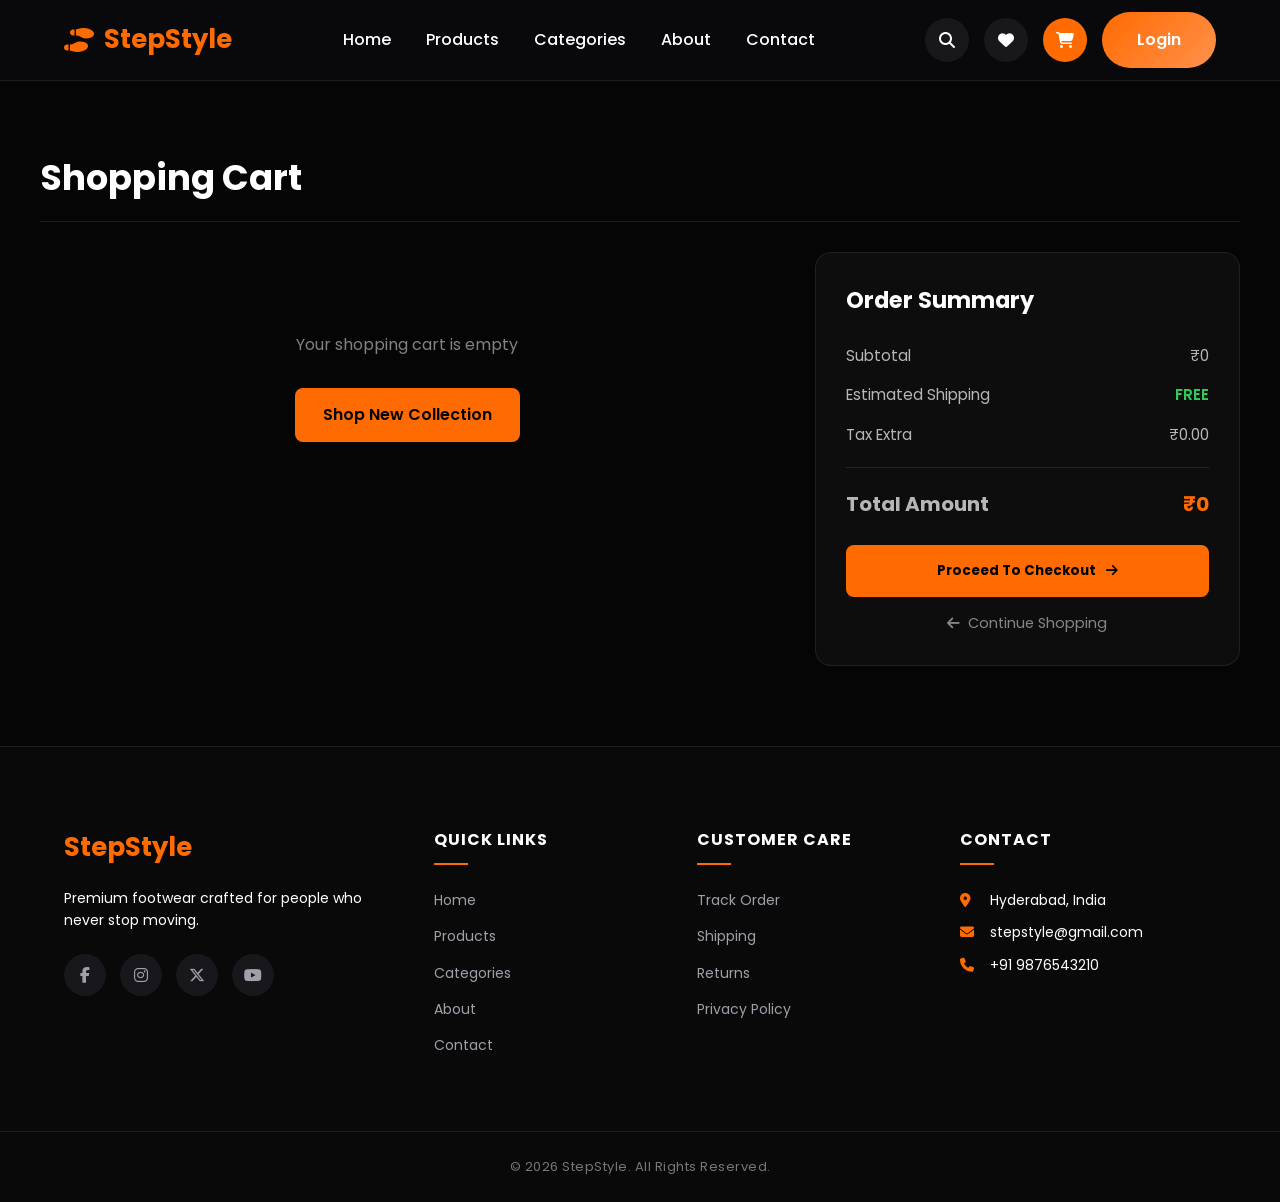
<file: cart.html>
<!DOCTYPE html>
<html lang="en">
<head>
    <meta charset="UTF-8">
    <meta name="viewport" content="width=device-width, initial-scale=1.0">
    <title>Cart | StepStyle</title>
    <!-- Stylesheets -->
    <link rel="stylesheet" href="style.css">
    <!-- Fonts & Icons -->
    <link rel="preconnect" href="https://fonts.googleapis.com">
    <link rel="preconnect" href="https://fonts.gstatic.com" crossorigin>
    <link href="https://fonts.googleapis.com/css2?family=Poppins:wght@300;400;500;600;700&display=swap" rel="stylesheet">
    <!-- FIXED FONT AWESOME CDN LINK -->
    <link rel="stylesheet" href="https://cdnjs.cloudflare.com/ajax/libs/font-awesome/6.6.0/css/all.min.css">
</head>
<body>

    <!-- ================= NAVBAR ================= -->
    <header class="main-header">
        <nav class="navbar" aria-label="Main Navigation">

            <!-- Logo -->
            <div class="logo">
                <i class="fa-solid fa-shoe-prints"></i>
                <span>StepStyle</span>
            </div>

            <!-- Navigation Links -->
            <ul class="nav-links" id="navLinks">
                <li><a href="index.html">Home</a></li>
                <li><a href="products.html">Products</a></li>
                <li><a href="categories.html">Categories</a></li>
                <li><a href="about.html">About</a></li>
                <li><a href="contact.html">Contact</a></li>
            </ul>

            <!-- Right Side Icons -->
            <div class="nav-actions">
                <!-- Search -->
                <button class="icon-btn" aria-label="Search">
                    <i class="fa-solid fa-magnifying-glass"></i>
                </button>
                <!-- Wishlist -->
                <a href="wishlist.html" class="icon-btn" aria-label="Wishlist">
                    <i class="fa-solid fa-heart"></i>
                </a>
                <!-- Cart -->
                <a href="cart.html" class="icon-btn active" aria-label="Shopping Cart">
                    <i class="fa-solid fa-cart-shopping"></i>
                </a>
                <!-- Login -->
                <a href="login.html" class="btn login-btn">Login</a>
                <!-- Mobile Menu -->
                <button class="menu-btn" id="menuBtn" aria-label="Toggle Menu">
                    <i class="fa-solid fa-bars"></i>
                </button>
            </div>

        </nav>
    </header>

    <!-- ================= PREMIUM CART SECTION ================= -->
    <section class="premium-cart-section">
        <div class="cart-layout-wrapper">
            <h1 class="cart-main-title">Shopping Cart</h1>

            <div class="cart-split-grid">
                <!-- Left Side: List of items added to cart -->
                <div class="cart-items-panel">
                    <!-- JavaScript hooks into this container -->
                    <div id="cartItems"></div>
                </div>

                <!-- Right Side: Order Summary Invoice Card -->
                <div class="cart-summary-panel">
                    <div class="sticky-summary-invoice">
                        <h2>Order Summary</h2>
                        
                        <div class="invoice-breakdown">
                            <div class="invoice-row">
                                <span>Subtotal</span>
                                <span id="subtotalPrice">₹0.00</span>
                            </div>
                            <div class="invoice-row">
                                <span>Estimated Shipping</span>
                                <span class="free-shipping-text">FREE</span>
                            </div>
                            <div class="invoice-row">
                                <span>Tax Extra</span>
                                <span>₹0.00</span>
                            </div>
                            <hr class="invoice-divider">
                            <div class="invoice-row total-highlight-row">
                                <span>Total Amount</span>
                                <span id="totalPrice">₹0.00</span>
                            </div>
                        </div>

                        <div class="cart-actions-stack">
                            <button type="button" class="checkout-grand-btn" id="checkoutBtn">
                                <span>Proceed To Checkout</span>
                                <i class="fa-solid fa-arrow-right"></i>
                            </button>
                            <a href="products.html" class="continue-shopping-link">
                                <i class="fa-solid fa-arrow-left"></i>
                                <span>Continue Shopping</span>
                            </a>
                        </div>
                    </div>
                </div>
            </div>
        </div>
    </section>

    <!-- ================= FOOTER ================= -->
    <footer class="main-footer">
        <div class="footer-container">

            <div class="footer-box">
                <h2>StepStyle</h2>
                <p>Premium footwear crafted for people who never stop moving.</p>
                <div class="social-icons">
                    <a href="#" aria-label="Facebook"><i class="fab fa-facebook-f"></i></a>
                    <a href="#" aria-label="Instagram"><i class="fab fa-instagram"></i></a>
                    <a href="#" aria-label="Twitter"><i class="fab fa-x-twitter"></i></a>
                    <a href="#" aria-label="YouTube"><i class="fab fa-youtube"></i></a>
                </div>
            </div>

            <div class="footer-box">
                <h3>Quick Links</h3>
                <a href="index.html">Home</a>
                <a href="products.html">Products</a>
                <a href="categories.html">Categories</a>
                <a href="about.html">About</a>
                <a href="contact.html">Contact</a>
            </div>

            <div class="footer-box">
                <h3>Customer Care</h3>
                <a href="#">Track Order</a>
                <a href="#">Shipping</a>
                <a href="#">Returns</a>
                <a href="#">Privacy Policy</a>
            </div>

            <div class="footer-box">
                <h3>Contact</h3>
                <p><i class="fa-solid fa-location-dot"></i> Hyderabad, India</p>
                <p><i class="fa-solid fa-envelope"></i> stepstyle@gmail.com</p>
                <p><i class="fa-solid fa-phone"></i> +91 9876543210</p>
            </div>

        </div>
        <hr>
        <p class="copyright">© 2026 StepStyle. All Rights Reserved.</p>
    </footer>
    
    <script src="script.js"></script>


</body>
</html>
</file>
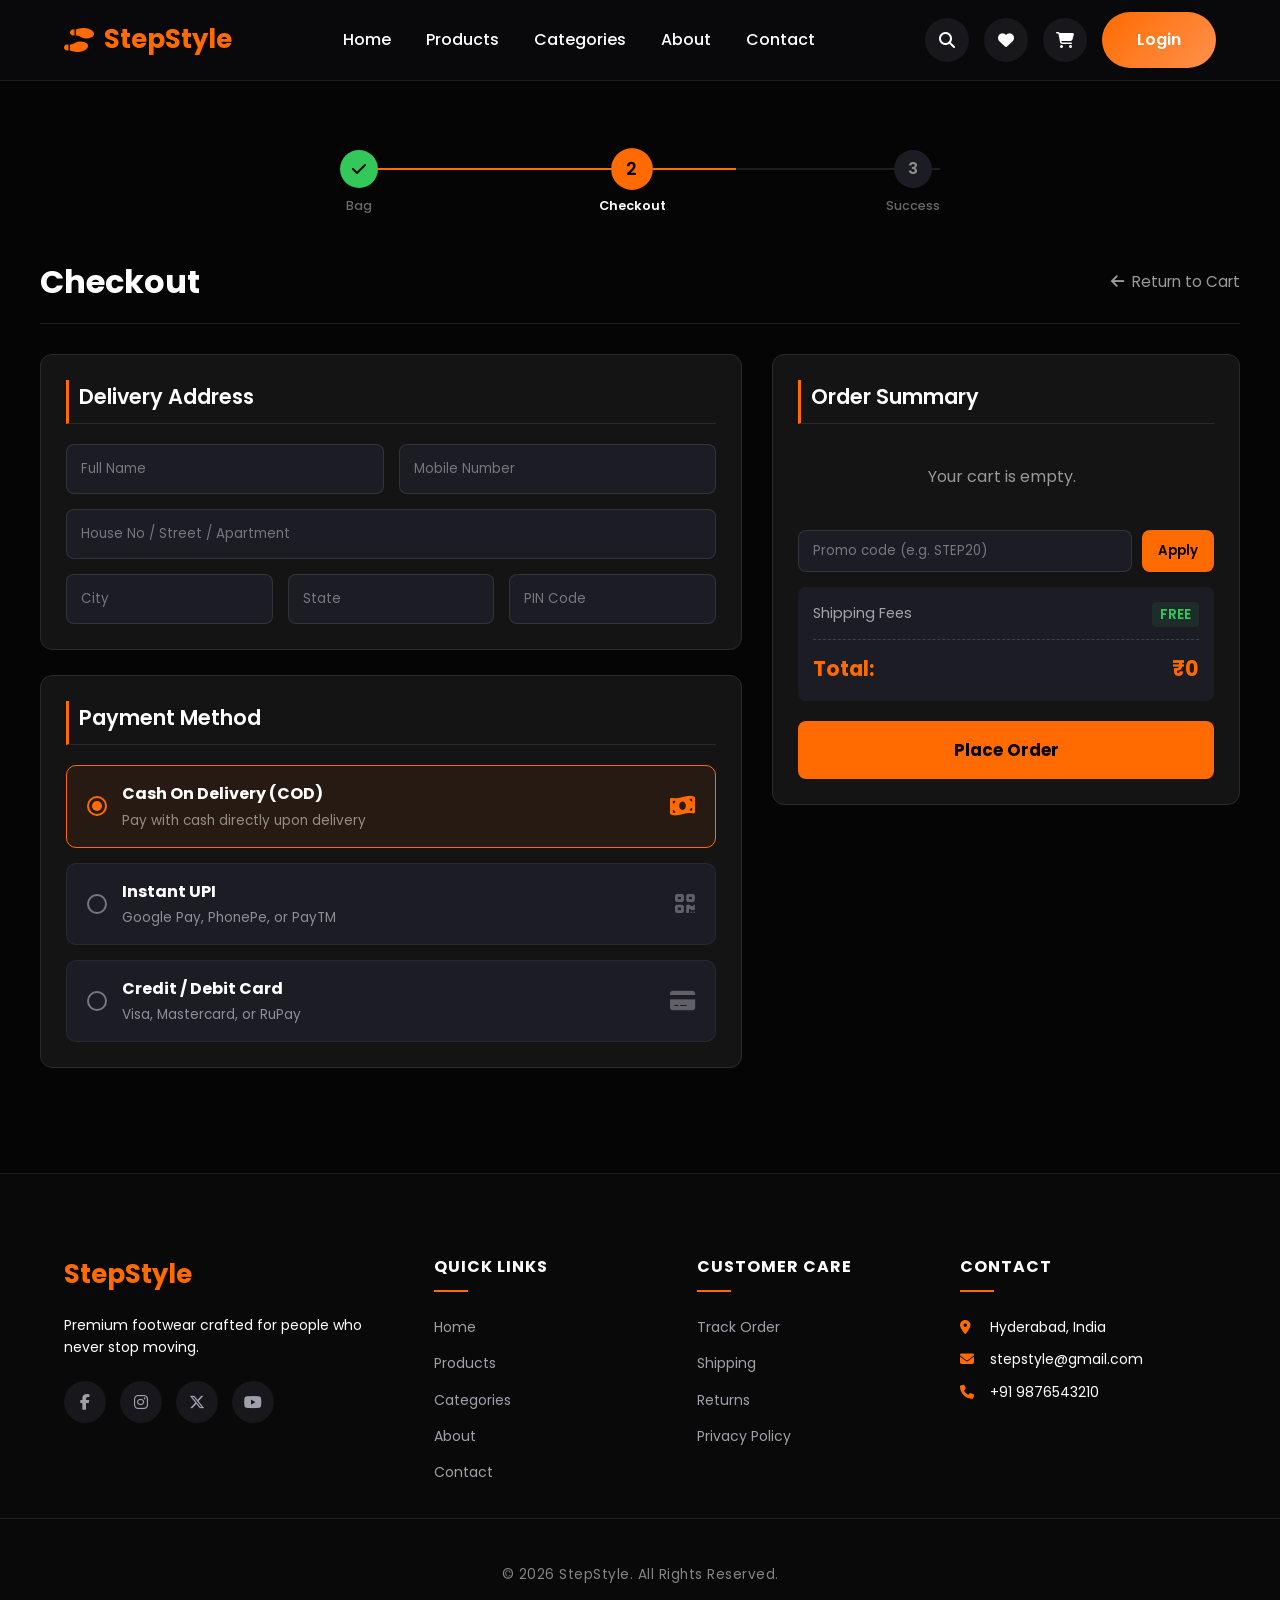
<file: checkout.html>
<!DOCTYPE html>
<html lang="en">
<head>
    <meta charset="UTF-8">
    <meta name="viewport" content="width=device-width, initial-scale=1.0">
    <title>Checkout | StepStyle</title>
    <!-- Stylesheets -->
    <link rel="stylesheet" href="style.css">
    <!-- Fonts & Icons -->
    <link rel="preconnect" href="https://fonts.googleapis.com">
    <link rel="preconnect" href="https://fonts.gstatic.com" crossorigin>
    <link href="https://fonts.googleapis.com/css2?family=Poppins:wght@300;400;500;600;700&display=swap" rel="stylesheet">
    <link rel="stylesheet" href="https://cdnjs.cloudflare.com/ajax/libs/font-awesome/6.6.0/css/all.min.css">
</head>
<body>

    <!-- ================= NAVBAR ================= -->
    <header class="main-header">
        <nav class="navbar" aria-label="Main Navigation">
            <div class="logo">
                <i class="fa-solid fa-shoe-prints"></i>
                <span>StepStyle</span>
            </div>
            <ul class="nav-links" id="navLinks">
                <li><a href="index.html">Home</a></li>
                <li><a href="products.html">Products</a></li>
                <li><a href="categories.html">Categories</a></li>
                <li><a href="about.html">About</a></li>
                <li><a href="contact.html">Contact</a></li>
            </ul>
            <div class="nav-actions">
                <button class="icon-btn" aria-label="Search"><i class="fa-solid fa-magnifying-glass"></i></button>
                <a href="wishlist.html" class="icon-btn" aria-label="Wishlist"><i class="fa-solid fa-heart"></i></a>
                <a href="cart.html" class="icon-btn" aria-label="Shopping Cart"><i class="fa-solid fa-cart-shopping"></i></a>
                <a href="login.html" class="btn login-btn">Login</a>
                <button class="menu-btn" id="menuBtn" aria-label="Toggle Menu"><i class="fa-solid fa-bars"></i></button>
            </div>
        </nav>
    </header>

    <!-- ================= CHECKOUT SECTION ================= -->
    <section class="checkout-section">
        <div class="checkout-layout-container">
            
            <!-- Modern Visual Steps Bar Tracker -->
            <div class="checkout-progress-bar">
                <div class="progress-line-fill"></div>
                <div class="step completed">
                    <div class="step-icon"><i class="fa-solid fa-check"></i></div>
                    <div class="step-label">Bag</div>
                </div>
                <div class="step active">
                    <div class="step-icon">2</div>
                    <div class="step-label">Checkout</div>
                </div>
                <div class="step">
                    <div class="step-icon">3</div>
                    <div class="step-label">Success</div>
                </div>
            </div>

            <div class="checkout-header-block">
                <h1>Checkout</h1>
                <a href="cart.html" class="back-link"><i class="fa-solid fa-arrow-left"></i> Return to Cart</a>
            </div>

            <form id="checkoutForm" class="checkout-two-column-grid">
                
                <!-- Left Column: Input Forms -->
                <div class="checkout-forms-column">
                    
                    <!-- Delivery Panel -->
                    <div class="checkout-box-card">
                        <h2>Delivery Address</h2>
                        <div class="form-input-stack">
                            <div class="form-row">
                                <input type="text" placeholder="Full Name" required>
                                <input type="tel" placeholder="Mobile Number" required>
                            </div>
                            <input type="text" placeholder="House No / Street / Apartment" required>
                            <div class="form-row triple-split">
                                <input type="text" placeholder="City" required>
                                <input type="text" placeholder="State" required>
                                <input type="text" placeholder="PIN Code" required>
                            </div>
                        </div>
                    </div>

                    <!-- Payment Panel -->
                    <div class="checkout-box-card">
                        <h2>Payment Method</h2>
                        <div class="payment-options-list">
                            
                            <label class="premium-payment-label">
                                <input type="radio" name="payment" value="cod" checked>
                                <span class="custom-radio-circle"></span>
                                <div class="payment-meta">
                                    <strong>Cash On Delivery (COD)</strong>
                                    <p>Pay with cash directly upon delivery</p>
                                </div>
                                <i class="fa-solid fa-money-bill-wave"></i>
                            </label>

                            <label class="premium-payment-label">
                                <input type="radio" name="payment" value="upi">
                                <span class="custom-radio-circle"></span>
                                <div class="payment-meta">
                                    <strong>Instant UPI</strong>
                                    <p>Google Pay, PhonePe, or PayTM</p>
                                </div>
                                <i class="fa-solid fa-qrcode"></i>
                            </label>

                            <label class="premium-payment-label">
                                <input type="radio" name="payment" value="card">
                                <span class="custom-radio-circle"></span>
                                <div class="payment-meta">
                                    <strong>Credit / Debit Card</strong>
                                    <p>Visa, Mastercard, or RuPay</p>
                                </div>
                                <i class="fa-solid fa-credit-card"></i>
                            </label>

                        </div>
                    </div>

                </div>

                <!-- Right Column: Summary Card with Promo System Integration -->
                <div class="checkout-sidebar-column">
                    <div class="sticky-summary-card">
                        <h2>Order Summary</h2>
                        
                        <div id="orderItems" class="summary-items-scrollbox"></div>
                        
                        <!-- Interactive Voucher/Promo Fields -->
                        <div class="promo-code-container">
                            <input type="text" id="promoInput" placeholder="Promo code (e.g. STEP20)">
                            <button type="button" id="applyPromoBtn">Apply</button>
                        </div>
                        <div id="promoFeedback" class="promo-msg-feedback"></div>

                        <div class="receipt-pricing-footer">
                            <div class="receipt-row">
                                <span>Shipping Fees</span>
                                <span class="free-shipping-tag">FREE</span>
                            </div>
                            <div class="receipt-row" id="discountContainer" style="display: none; color: #34c759; font-weight: 500;">
                                <span>Discount Extra</span>
                                <span id="discountValue">-₹0</span>
                            </div>
                            <hr class="receipt-divider">
                            <div class="checkout-grand-total">
                                <span>Total:</span>
                                <span id="totalPrice">₹0</span>
                            </div>
                        </div>

                        <button type="submit" class="place-order" id="placeOrder">Place Order</button>
                    </div>
                </div>

            </form>
        </div>
    </section>

    <!-- ================= FOOTER ================= -->
    <footer class="main-footer">
        <div class="footer-container">
            <div class="footer-box">
                <h2>StepStyle</h2>
                <p>Premium footwear crafted for people who never stop moving.</p>
                <div class="social-icons">
                    <a href="#" aria-label="Facebook"><i class="fab fa-facebook-f"></i></a>
                    <a href="#" aria-label="Instagram"><i class="fab fa-instagram"></i></a>
                    <a href="#" aria-label="Twitter"><i class="fab fa-x-twitter"></i></a>
                    <a href="#" aria-label="YouTube"><i class="fab fa-youtube"></i></a>
                </div>
            </div>
            <div class="footer-box">
                <h3>Quick Links</h3>
                <a href="index.html">Home</a>
                <a href="products.html">Products</a>
                <a href="categories.html">Categories</a>
                <a href="about.html">About</a>
                <a href="contact.html">Contact</a>
            </div>
            <div class="footer-box">
                <h3>Customer Care</h3>
                <a href="#">Track Order</a>
                <a href="#">Shipping</a>
                <a href="#">Returns</a>
                <a href="#">Privacy Policy</a>
            </div>
            <div class="footer-box">
                <h3>Contact</h3>
                <p><i class="fa-solid fa-location-dot"></i> Hyderabad, India</p>
                <p><i class="fa-solid fa-envelope"></i> stepstyle@gmail.com</p>
                <p><i class="fa-solid fa-phone"></i> +91 9876543210</p>
            </div>
        </div>
        <hr style="border:0; border-top:1px solid rgba(255,255,255,.1); margin:20px 0;">
        <p class="copyright" style="text-align:center; color:rgba(255,255,255,.5); font-size:0.85rem;">© 2026 StepStyle. All Rights Reserved.</p>
    </footer>

    <!-- JavaScript Files -->
    <script src="script.js"></script>
</body>
</html>
</file>
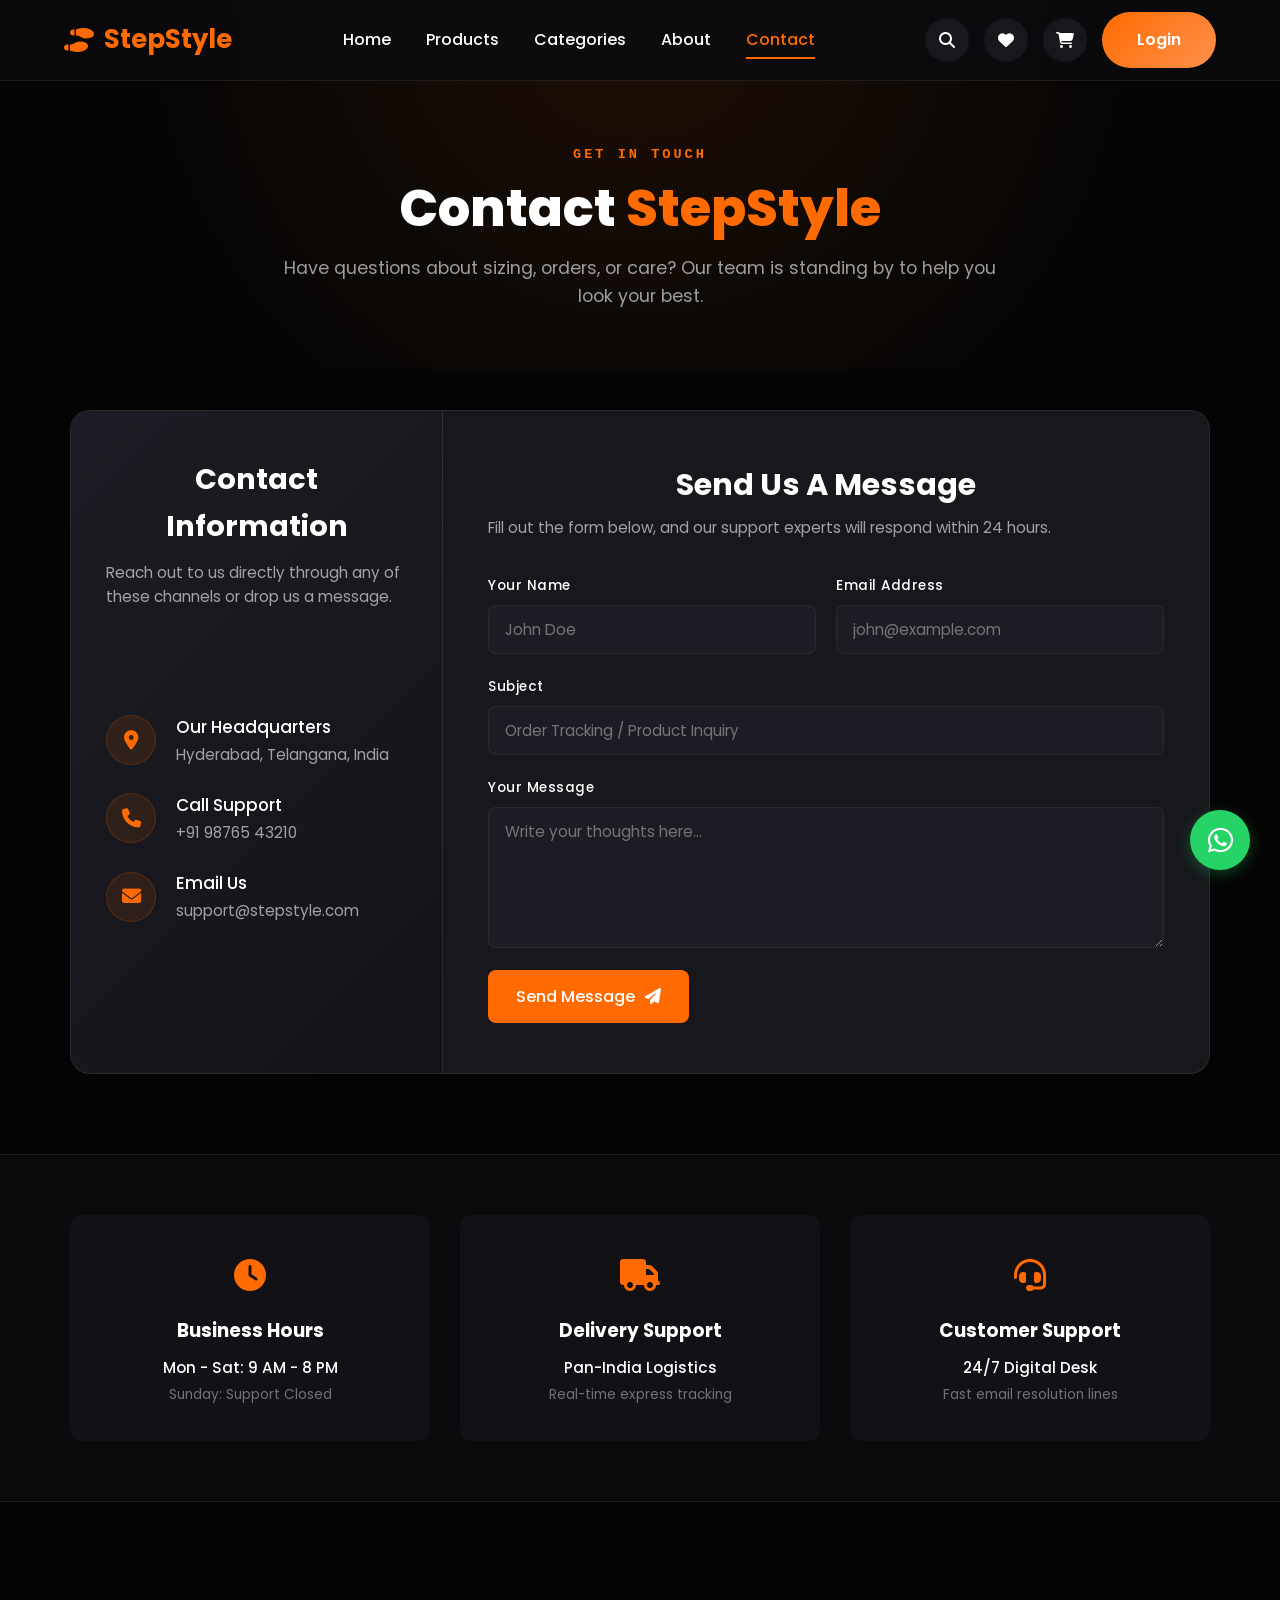
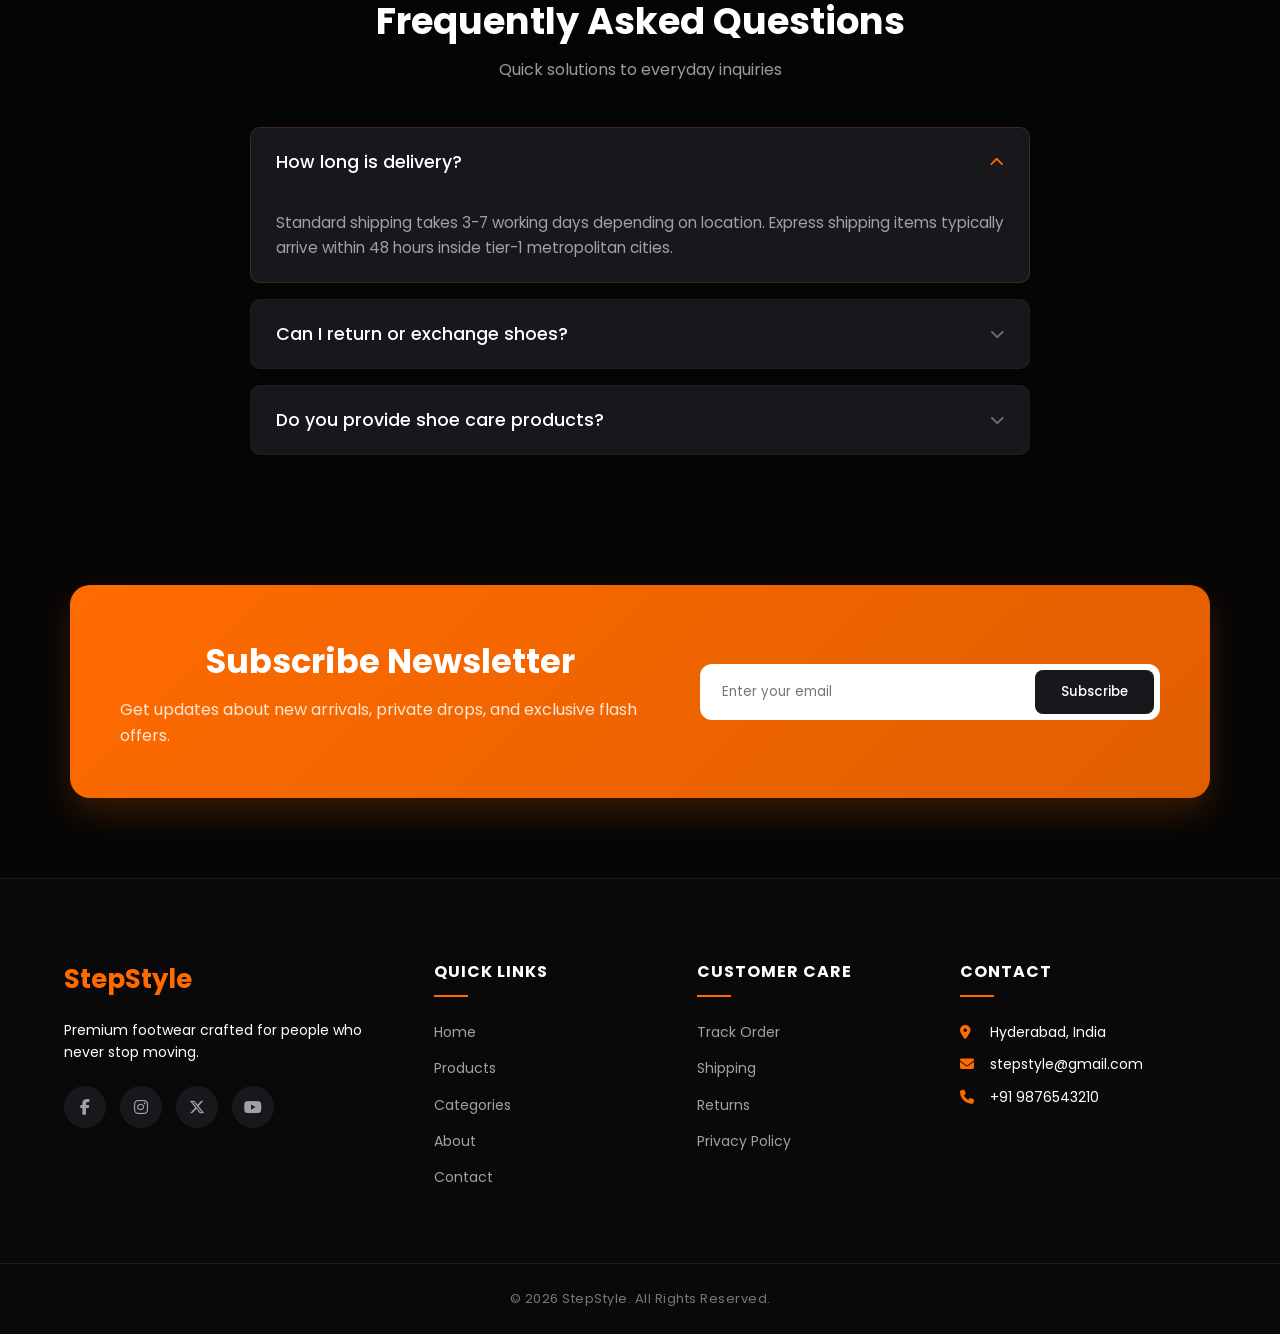
<file: contact.html>
<!DOCTYPE html>
<html lang="en">
<head>
    <meta charset="UTF-8">
    <meta name="viewport" content="width=device-width, initial-scale=1.0">
    <title>Contact | StepStyle</title>
    <link rel="stylesheet" href="style.css">
    <link rel="preconnect" href="https://fonts.googleapis.com">
    <link rel="preconnect" href="https://fonts.gstatic.com" crossorigin>
    <link href="https://fonts.googleapis.com/css2?family=Poppins:wght@300;400;500;600;700&display=swap" rel="stylesheet">
    <link rel="stylesheet" href="https://cdnjs.cloudflare.com/ajax/libs/font-awesome/6.6.0/css/all.min.css">
</head>
<body>

    <!-- ================= NAVBAR ================= -->
    <header class="main-header">
        <nav class="navbar" aria-label="Main Navigation">
            <div class="logo">
                <i class="fa-solid fa-shoe-prints"></i>
                <span>StepStyle</span>
            </div>
            <ul class="nav-links" id="navLinks">
                <li><a href="index.html">Home</a></li>
                <li><a href="products.html">Products</a></li>
                <li><a href="categories.html">Categories</a></li>
                <li><a href="about.html">About</a></li>
                <li><a href="contact.html" class="active">Contact</a></li>
            </ul>
            <div class="nav-actions">
                <button class="icon-btn" aria-label="Search">
                    <i class="fa-solid fa-magnifying-glass"></i>
                </button>
                <a href="wishlist.html" class="icon-btn" aria-label="Wishlist">
                    <i class="fa-solid fa-heart"></i>
                </a>
                <a href="cart.html" class="icon-btn" aria-label="Shopping Cart">
                    <i class="fa-solid fa-cart-shopping"></i>
                </a>
                <a href="login.html" class="btn login-btn">Login</a>
                <button class="menu-btn" id="menuBtn" aria-label="Toggle Menu">
                    <i class="fa-solid fa-bars"></i>
                </button>
            </div>
        </nav>
    </header>

    <!-- ================= HERO ================= -->
    <section class="contact-hero-banner">
        <div class="hero-gradient-overlay"></div>
        <div class="hero-text-box">
            <span class="hero-sub">GET IN TOUCH</span>
            <h1>Contact <span>StepStyle</span></h1>
            <p>Have questions about sizing, orders, or care? Our team is standing by to help you look your best.</p>
        </div>
    </section>

    <!-- ================= SPLIT CONTACT COMPONENT ================= -->
    <section class="split-contact-wrapper">
        <div class="contact-split-container">
            
            <!-- Information Panel -->
            <div class="info-sidebar-panel">
                <div class="panel-header">
                    <h2>Contact Information</h2>
                    <p>Reach out to us directly through any of these channels or drop us a message.</p>
                </div>
                
                <div class="sidebar-cards-list">
                    <div class="compact-info-card">
                        <div class="icon-sphere"><i class="fa-solid fa-location-dot"></i></div>
                        <div class="card-details">
                            <h3>Our Headquarters</h3>
                            <p>Hyderabad, Telangana, India</p>
                        </div>
                    </div>
                    <div class="compact-info-card">
                        <div class="icon-sphere"><i class="fa-solid fa-phone"></i></div>
                        <div class="card-details">
                            <h3>Call Support</h3>
                            <p>+91 98765 43210</p>
                        </div>
                    </div>
                    <div class="compact-info-card">
                        <div class="icon-sphere"><i class="fa-solid fa-envelope"></i></div>
                        <div class="card-details">
                            <h3>Email Us</h3>
                            <p>support@stepstyle.com</p>
                        </div>
                    </div>
                </div>

                <div class="sidebar-accent-shape"></div>
            </div>

            <!-- Form Panel -->
            <div class="interactive-form-panel">
                <h2>Send Us A Message</h2>
                <p class="form-desc">Fill out the form below, and our support experts will respond within 24 hours.</p>
                
                <form id="contactForm" class="styled-clean-form">
                    <div class="form-input-row">
                        <div class="input-group-field">
                            <label>Your Name</label>
                            <input type="text" placeholder="John Doe" required>
                        </div>
                        <div class="input-group-field">
                            <label>Email Address</label>
                            <input type="email" placeholder="john@example.com" required>
                        </div>
                    </div>
                    <div class="input-group-field">
                        <label>Subject</label>
                        <input type="text" placeholder="Order Tracking / Product Inquiry" required>
                    </div>
                    <div class="input-group-field">
                        <label>Your Message</label>
                        <textarea placeholder="Write your thoughts here..." rows="5" required></textarea>
                    </div>
                    <button type="submit" class="submit-action-btn">
                        <span>Send Message</span>
                        <i class="fa-solid fa-paper-plane"></i>
                    </button>
                </form>
            </div>

        </div>
    </section>

    <!-- ================= METRICS & DEPT FEATURES ================= -->
    <section class="operational-perks-section">
        <div class="perks-inner-container">
            <div class="perk-metric-card">
                <div class="perk-icon-wrapper"><i class="fa-solid fa-clock"></i></div>
                <h3>Business Hours</h3>
                <p class="perk-highlight">Mon - Sat: 9 AM - 8 PM</p>
                <p class="perk-subtext">Sunday: Support Closed</p>
            </div>
            <div class="perk-metric-card">
                <div class="perk-icon-wrapper"><i class="fa-solid fa-truck"></i></div>
                <h3>Delivery Support</h3>
                <p class="perk-highlight">Pan-India Logistics</p>
                <p class="perk-subtext">Real-time express tracking</p>
            </div>
            <div class="perk-metric-card">
                <div class="perk-icon-wrapper"><i class="fa-solid fa-headset"></i></div>
                <h3>Customer Support</h3>
                <p class="perk-highlight">24/7 Digital Desk</p>
                <p class="perk-subtext">Fast email resolution lines</p>
            </div>
        </div>
    </section>

    <!-- ================= REFACTORED FAQ SECTION ================= -->
    <section class="dedicated-faq-section">
        <div class="faq-inner-container">
            <h2 class="centered-section-heading">Frequently Asked Questions</h2>
            <p class="faq-section-sub">Quick solutions to everyday inquiries</p>
            
            <div class="faq-accordion-stack">
                <details class="faq-item-box" open>
                    <summary class="faq-trigger">
                        <span>How long is delivery?</span>
                        <i class="fa-solid fa-chevron-down"></i>
                    </summary>
                    <div class="faq-content-pane">
                        <p>Standard shipping takes 3-7 working days depending on location. Express shipping items typically arrive within 48 hours inside tier-1 metropolitan cities.</p>
                    </div>
                </details>

                <details class="faq-item-box">
                    <summary class="faq-trigger">
                        <span>Can I return or exchange shoes?</span>
                        <i class="fa-solid fa-chevron-down"></i>
                    </summary>
                    <div class="faq-content-pane">
                        <p>Yes! We offer a hassle-free 7-day window for returns or size exchanges. Footwear must be unworn and inside original product packaging boxes.</p>
                    </div>
                </details>

                <details class="faq-item-box">
                    <summary class="faq-trigger">
                        <span>Do you provide shoe care products?</span>
                        <i class="fa-solid fa-chevron-down"></i>
                    </summary>
                    <div class="faq-content-pane">
                        <p>We feature premium cleaning kits, direct color waxes, protectors, and specialized accessories engineered for suede, leather, and sneaker mesh fabrics.</p>
                    </div>
                </details>
            </div>
        </div>
    </section>

    <!-- ================= NEWSLETTER ================= -->
    <section class="inline-newsletter-banner">
        <div class="newsletter-card-frame">
            <div class="newsletter-text-stack">
                <h2>Subscribe Newsletter</h2>
                <p>Get updates about new arrivals, private drops, and exclusive flash offers.</p>
            </div>
            <form class="newsletter-action-bar">
                <input type="email" placeholder="Enter your email" required aria-label="Email subscription input">
                <button type="submit" class="newsletter-submit">Subscribe</button>
            </form>
        </div>
    </section>

    <!-- ================= FLOATING WHATSAPP ================= -->
    <a href="https://wa.me/919876543210" class="floating-whatsapp-widget" target="_blank" rel="noopener noreferrer" aria-label="Contact us on WhatsApp">
        <i class="fab fa-whatsapp"></i>
    </a>

    <!-- ================= FOOTER ================= -->
    <footer class="main-footer">
        <div class="footer-container">
            <div class="footer-box">
                <h2>StepStyle</h2>
                <p>Premium footwear crafted for people who never stop moving.</p>
                <div class="social-icons">
                    <a href="#" aria-label="Facebook"><i class="fab fa-facebook-f"></i></a>
                    <a href="#" aria-label="Instagram"><i class="fab fa-instagram"></i></a>
                    <a href="#" aria-label="Twitter"><i class="fab fa-x-twitter"></i></a>
                    <a href="#" aria-label="YouTube"><i class="fab fa-youtube"></i></a>
                </div>
            </div>
            <div class="footer-box">
                <h3>Quick Links</h3>
                <a href="index.html">Home</a>
                <a href="products.html">Products</a>
                <a href="categories.html">Categories</a>
                <a href="about.html">About</a>
                <a href="contact.html">Contact</a>
            </div>
            <div class="footer-box">
                <h3>Customer Care</h3>
                <a href="#">Track Order</a>
                <a href="#">Shipping</a>
                <a href="#">Returns</a>
                <a href="#">Privacy Policy</a>
            </div>
            <div class="footer-box">
                <h3>Contact</h3>
                <p><i class="fa-solid fa-location-dot"></i> Hyderabad, India</p>
                <p><i class="fa-solid fa-envelope"></i> stepstyle@gmail.com</p>
                <p><i class="fa-solid fa-phone"></i> +91 9876543210</p>
            </div>
        </div>
        <hr>
        <p class="copyright">© 2026 StepStyle. All Rights Reserved.</p>
    </footer>

    <script src="script.js"></script>
</body>
</html>
</file>
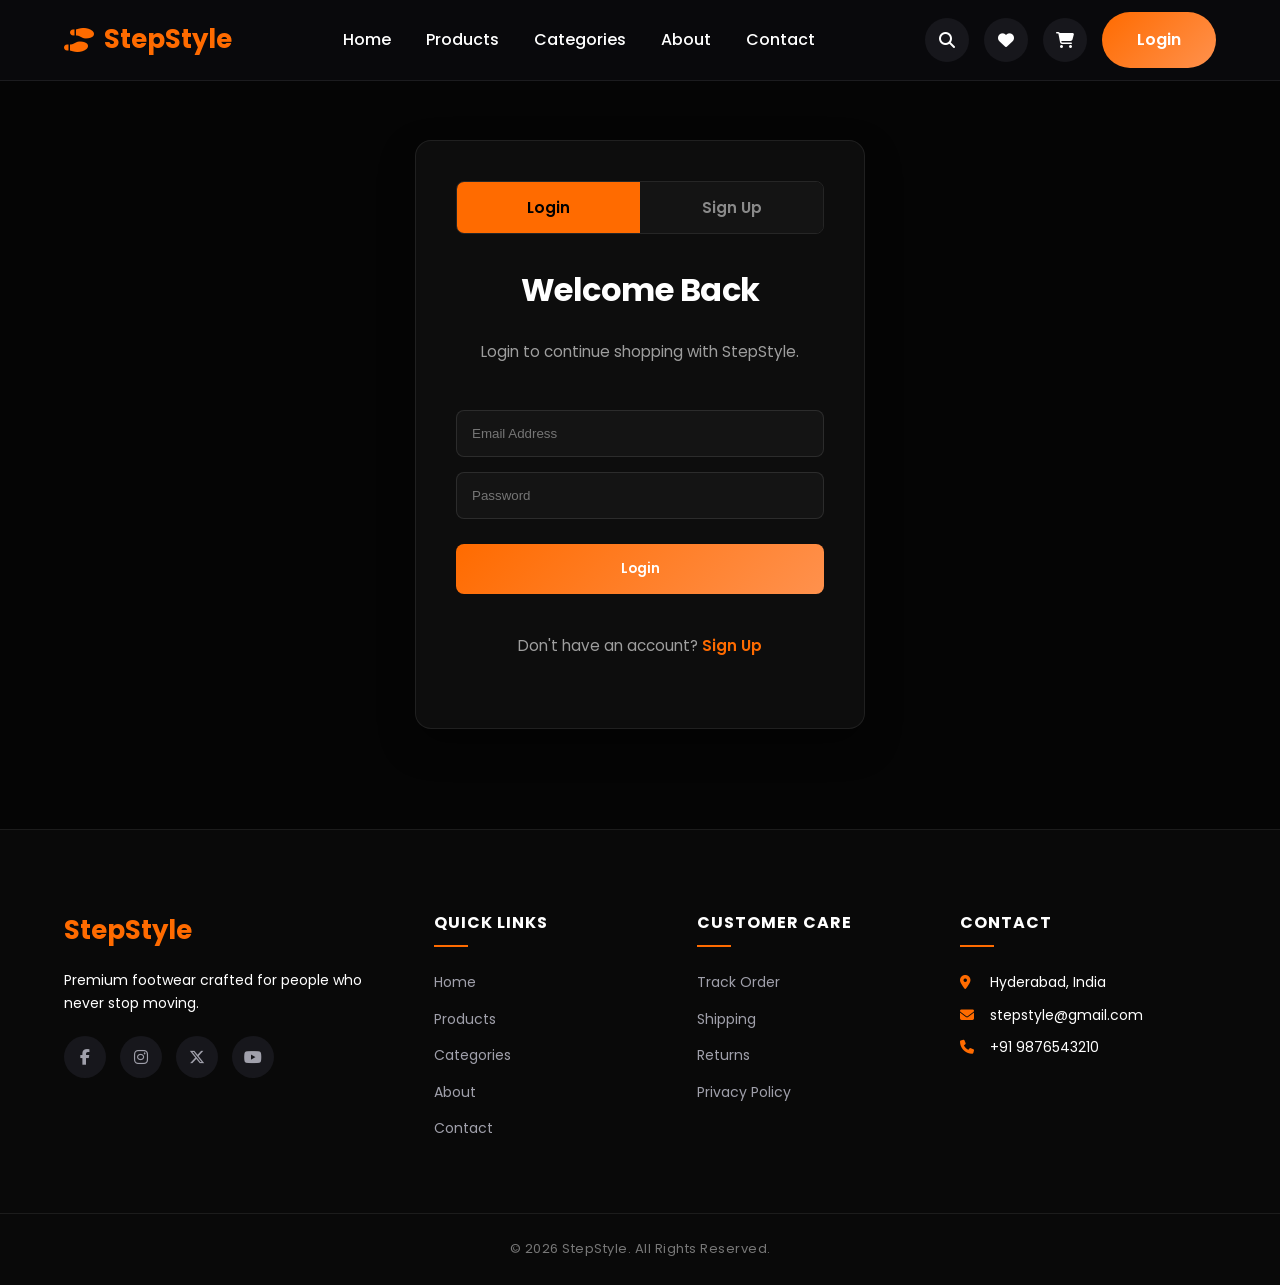
<file: login.html>
<!DOCTYPE html>
<html lang="en">
<head>
    <meta charset="UTF-8">
    <meta name="viewport" content="width=device-width, initial-scale=1.0">
    <title>Login / Sign Up | StepStyle</title>
    <link rel="stylesheet" href="style.css">
    <link rel="preconnect" href="https://fonts.googleapis.com">
    <link rel="preconnect" href="https://fonts.gstatic.com" crossorigin>
    <link href="https://fonts.googleapis.com/css2?family=Poppins:wght@300;400;500;600;700&display=swap" rel="stylesheet">
    <link rel="stylesheet" href="https://cdnjs.cloudflare.com/ajax/libs/font-awesome/6.5.2/css/all.min.css">
    <style>
        .auth-tabs { display: flex; margin-bottom: 30px; border-radius: 8px; overflow: hidden; border: 1px solid rgba(255,255,255,.1); }
        .auth-tab-btn {
            flex: 1; padding: 14px; background: #141414; color: rgba(255,255,255,.5);
            border: none; cursor: pointer; font-weight: 600; font-family: inherit; font-size: .95rem;
            transition: .25s;
        }
        .auth-tab-btn.active { background: var(--primary); color: #000; }
        .auth-panel { display: none; }
        .auth-panel.active { display: flex; flex-direction: column; gap: 15px; }
    </style>
</head>
<body>

    <!-- ================= NAVBAR ================= -->
    <header class="main-header">
        <nav class="navbar" aria-label="Main Navigation">
            <div class="logo">
                <i class="fa-solid fa-shoe-prints"></i>
                <span>StepStyle</span>
            </div>
            <ul class="nav-links" id="navLinks">
                <li><a href="index.html">Home</a></li>
                <li><a href="products.html">Products</a></li>
                <li><a href="categories.html">Categories</a></li>
                <li><a href="about.html">About</a></li>
                <li><a href="contact.html">Contact</a></li>
            </ul>
            <div class="nav-actions">
                <button class="icon-btn" aria-label="Search">
                    <i class="fa-solid fa-magnifying-glass"></i>
                </button>
                <a href="wishlist.html" class="icon-btn" aria-label="Wishlist">
                    <i class="fa-solid fa-heart"></i>
                </a>
                <a href="cart.html" class="icon-btn" aria-label="Shopping Cart">
                    <i class="fa-solid fa-cart-shopping"></i>
                </a>
                <a href="login.html" class="btn login-btn">Login</a>
                <button class="menu-btn" id="menuBtn" aria-label="Toggle Menu">
                    <i class="fa-solid fa-bars"></i>
                </button>
            </div>
        </nav>
    </header>

    <!-- ================= AUTH SECTION ================= -->
    <section class="auth-section">
        <div class="container">
            <div class="auth-box">

                <!-- Tab Switcher -->
                <div class="auth-tabs">
                    <button type="button" class="auth-tab-btn active" data-tab="login">Login</button>
                    <button type="button" class="auth-tab-btn" data-tab="signup">Sign Up</button>
                </div>

                <!-- LOGIN PANEL -->
                <div class="auth-panel active" id="loginPanel">
                    <h1>Welcome Back</h1>
                    <p>Login to continue shopping with StepStyle.</p>
                    <form id="loginForm">
                        <input type="email" placeholder="Email Address" required>
                        <input type="password" placeholder="Password" required>
                        <button type="submit" class="btn">Login</button>
                    </form>
                    <p class="auth-switch">Don't have an account? <a href="#" data-switch="signup">Sign Up</a></p>
                </div>

                <!-- SIGNUP PANEL -->
                <div class="auth-panel" id="signupPanel">
                    <h1>Create Account</h1>
                    <p>Join StepStyle for exclusive drops and offers.</p>
                    <form id="signupForm">
                        <input type="text" placeholder="Full Name" required>
                        <input type="email" placeholder="Email Address" required>
                        <input type="password" placeholder="Password" required>
                        <button type="submit" class="btn">Sign Up</button>
                    </form>
                    <p class="auth-switch">Already have an account? <a href="#" data-switch="login">Login</a></p>
                </div>

            </div>
        </div>
    </section>

    <!-- ================= FOOTER ================= -->
    <footer class="main-footer">
        <div class="footer-container">
            <div class="footer-box">
                <h2>StepStyle</h2>
                <p>Premium footwear crafted for people who never stop moving.</p>
                <div class="social-icons">
                    <a href="#" aria-label="Facebook"><i class="fab fa-facebook-f"></i></a>
                    <a href="#" aria-label="Instagram"><i class="fab fa-instagram"></i></a>
                    <a href="#" aria-label="Twitter"><i class="fab fa-x-twitter"></i></a>
                    <a href="#" aria-label="YouTube"><i class="fab fa-youtube"></i></a>
                </div>
            </div>
            <div class="footer-box">
                <h3>Quick Links</h3>
                <a href="index.html">Home</a>
                <a href="products.html">Products</a>
                <a href="categories.html">Categories</a>
                <a href="about.html">About</a>
                <a href="contact.html">Contact</a>
            </div>
            <div class="footer-box">
                <h3>Customer Care</h3>
                <a href="#">Track Order</a>
                <a href="#">Shipping</a>
                <a href="#">Returns</a>
                <a href="#">Privacy Policy</a>
            </div>
            <div class="footer-box">
                <h3>Contact</h3>
                <p><i class="fa-solid fa-location-dot"></i> Hyderabad, India</p>
                <p><i class="fa-solid fa-envelope"></i> stepstyle@gmail.com</p>
                <p><i class="fa-solid fa-phone"></i> +91 9876543210</p>
            </div>
        </div>
        <hr>
        <p class="copyright">© 2026 StepStyle. All Rights Reserved.</p>
    </footer>

    <script src="script.js"></script>
    <script>
        // Tab switching — purely UI, doesn't touch script.js logic
        (function () {
            const tabBtns = document.querySelectorAll(".auth-tab-btn");
            const loginPanel = document.getElementById("loginPanel");
            const signupPanel = document.getElementById("signupPanel");

            function showTab(tab) {
                tabBtns.forEach(b => b.classList.toggle("active", b.dataset.tab === tab));
                loginPanel.classList.toggle("active", tab === "login");
                signupPanel.classList.toggle("active", tab === "signup");
            }

            tabBtns.forEach(btn => btn.addEventListener("click", () => showTab(btn.dataset.tab)));
            document.querySelectorAll("[data-switch]").forEach(link => {
                link.addEventListener("click", (e) => {
                    e.preventDefault();
                    showTab(link.dataset.switch);
                });
            });

            // If redirected after signup with a pre-filled email, make sure Login tab is shown
            if (localStorage.getItem("temp_signup_email")) {
                showTab("login");
            }
        })();
    </script>
</body>
</html>
</file>
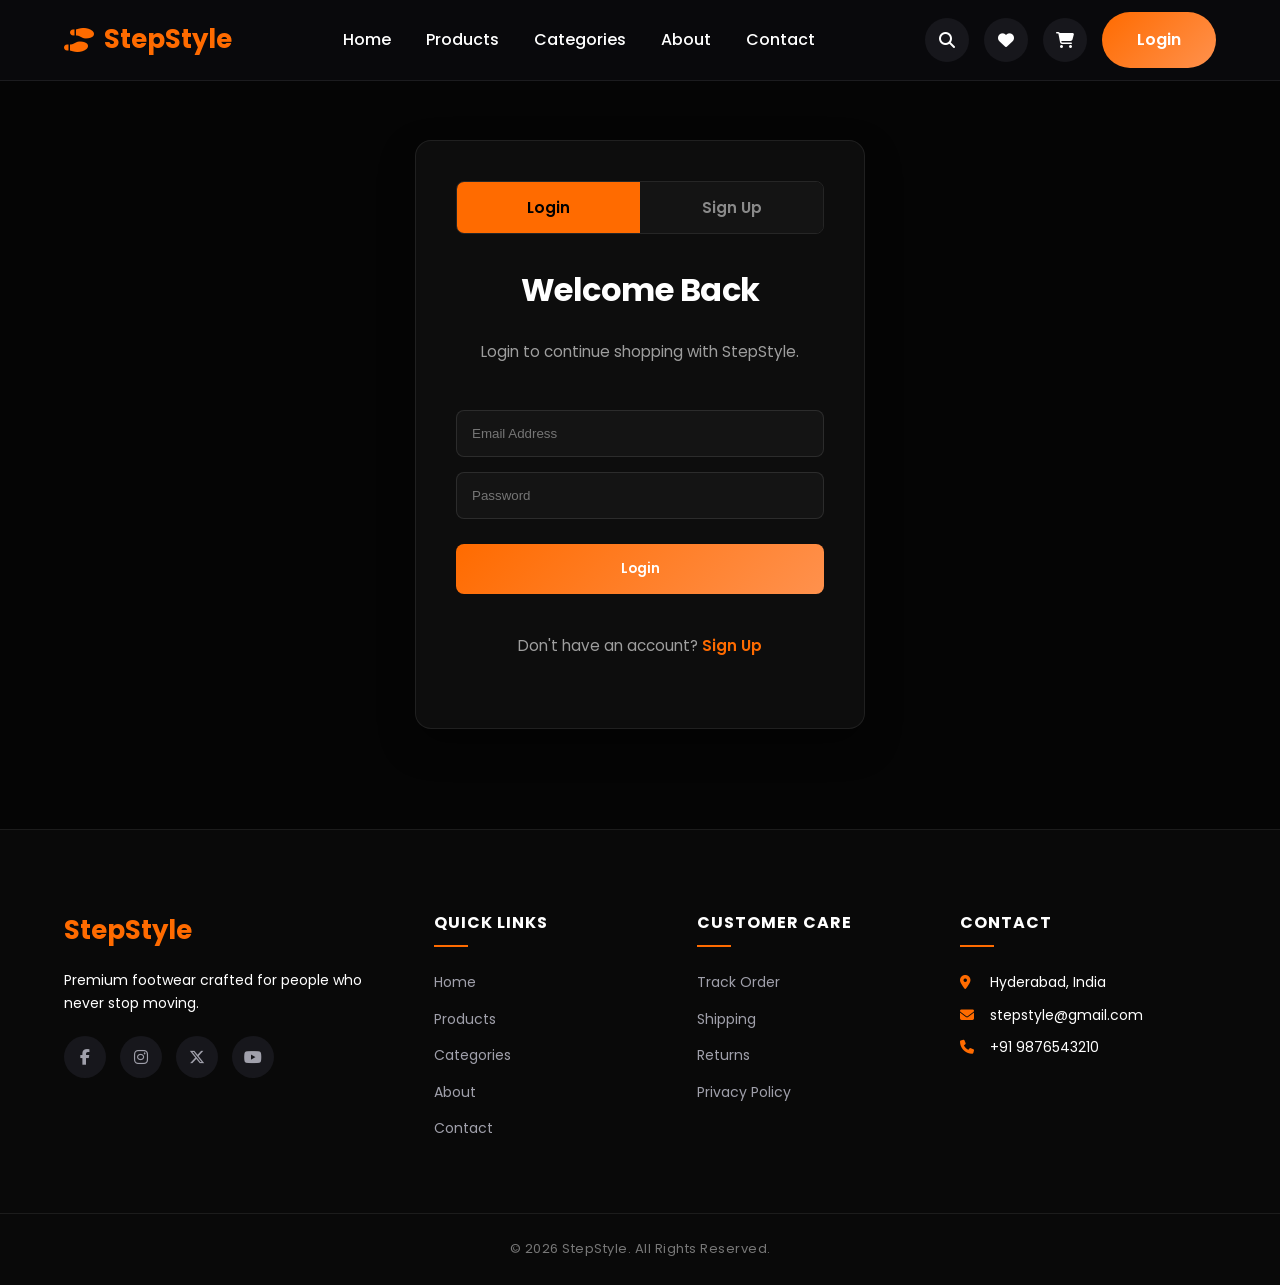
<file: loginsignup.html.html>
<!DOCTYPE html>
<html lang="en">
<head>
    <meta charset="UTF-8">
    <meta name="viewport" content="width=device-width, initial-scale=1.0">
    <title>Login / Sign Up | StepStyle</title>
    <link rel="stylesheet" href="style.css">
    <link rel="preconnect" href="https://fonts.googleapis.com">
    <link rel="preconnect" href="https://fonts.gstatic.com" crossorigin>
    <link href="https://fonts.googleapis.com/css2?family=Poppins:wght@300;400;500;600;700&display=swap" rel="stylesheet">
    <link rel="stylesheet" href="https://cdnjs.cloudflare.com/ajax/libs/font-awesome/6.5.2/css/all.min.css">
    <style>
        .auth-tabs { display: flex; margin-bottom: 30px; border-radius: 8px; overflow: hidden; border: 1px solid rgba(255,255,255,.1); }
        .auth-tab-btn {
            flex: 1; padding: 14px; background: #141414; color: rgba(255,255,255,.5);
            border: none; cursor: pointer; font-weight: 600; font-family: inherit; font-size: .95rem;
            transition: .25s;
        }
        .auth-tab-btn.active { background: var(--primary); color: #000; }
        .auth-panel { display: none; }
        .auth-panel.active { display: flex; flex-direction: column; gap: 15px; }
    </style>
</head>
<body>

    <!-- ================= NAVBAR ================= -->
    <header class="main-header">
        <nav class="navbar" aria-label="Main Navigation">
            <div class="logo">
                <i class="fa-solid fa-shoe-prints"></i>
                <span>StepStyle</span>
            </div>
            <ul class="nav-links" id="navLinks">
                <li><a href="index.html">Home</a></li>
                <li><a href="products.html">Products</a></li>
                <li><a href="categories.html">Categories</a></li>
                <li><a href="about.html">About</a></li>
                <li><a href="contact.html">Contact</a></li>
            </ul>
            <div class="nav-actions">
                <button class="icon-btn" aria-label="Search">
                    <i class="fa-solid fa-magnifying-glass"></i>
                </button>
                <a href="wishlist.html" class="icon-btn" aria-label="Wishlist">
                    <i class="fa-solid fa-heart"></i>
                </a>
                <a href="cart.html" class="icon-btn" aria-label="Shopping Cart">
                    <i class="fa-solid fa-cart-shopping"></i>
                </a>
                <a href="login.html" class="btn login-btn">Login</a>
                <button class="menu-btn" id="menuBtn" aria-label="Toggle Menu">
                    <i class="fa-solid fa-bars"></i>
                </button>
            </div>
        </nav>
    </header>

    <!-- ================= AUTH SECTION ================= -->
    <section class="auth-section">
        <div class="container">
            <div class="auth-box">

                <!-- Tab Switcher -->
                <div class="auth-tabs">
                    <button type="button" class="auth-tab-btn active" data-tab="login">Login</button>
                    <button type="button" class="auth-tab-btn" data-tab="signup">Sign Up</button>
                </div>

                <!-- LOGIN PANEL -->
                <div class="auth-panel active" id="loginPanel">
                    <h1>Welcome Back</h1>
                    <p>Login to continue shopping with StepStyle.</p>
                    <form id="loginForm">
                        <input type="email" placeholder="Email Address" required>
                        <input type="password" placeholder="Password" required>
                        <button type="submit" class="btn">Login</button>
                    </form>
                    <p class="auth-switch">Don't have an account? <a href="#" data-switch="signup">Sign Up</a></p>
                </div>

                <!-- SIGNUP PANEL -->
                <div class="auth-panel" id="signupPanel">
                    <h1>Create Account</h1>
                    <p>Join StepStyle for exclusive drops and offers.</p>
                    <form id="signupForm">
                        <input type="text" placeholder="Full Name" required>
                        <input type="email" placeholder="Email Address" required>
                        <input type="password" placeholder="Password" required>
                        <button type="submit" class="btn">Sign Up</button>
                    </form>
                    <p class="auth-switch">Already have an account? <a href="#" data-switch="login">Login</a></p>
                </div>

            </div>
        </div>
    </section>

    <!-- ================= FOOTER ================= -->
    <footer class="main-footer">
        <div class="footer-container">
            <div class="footer-box">
                <h2>StepStyle</h2>
                <p>Premium footwear crafted for people who never stop moving.</p>
                <div class="social-icons">
                    <a href="#" aria-label="Facebook"><i class="fab fa-facebook-f"></i></a>
                    <a href="#" aria-label="Instagram"><i class="fab fa-instagram"></i></a>
                    <a href="#" aria-label="Twitter"><i class="fab fa-x-twitter"></i></a>
                    <a href="#" aria-label="YouTube"><i class="fab fa-youtube"></i></a>
                </div>
            </div>
            <div class="footer-box">
                <h3>Quick Links</h3>
                <a href="index.html">Home</a>
                <a href="products.html">Products</a>
                <a href="categories.html">Categories</a>
                <a href="about.html">About</a>
                <a href="contact.html">Contact</a>
            </div>
            <div class="footer-box">
                <h3>Customer Care</h3>
                <a href="#">Track Order</a>
                <a href="#">Shipping</a>
                <a href="#">Returns</a>
                <a href="#">Privacy Policy</a>
            </div>
            <div class="footer-box">
                <h3>Contact</h3>
                <p><i class="fa-solid fa-location-dot"></i> Hyderabad, India</p>
                <p><i class="fa-solid fa-envelope"></i> stepstyle@gmail.com</p>
                <p><i class="fa-solid fa-phone"></i> +91 9876543210</p>
            </div>
        </div>
        <hr>
        <p class="copyright">© 2026 StepStyle. All Rights Reserved.</p>
    </footer>

    <script src="script.js"></script>
    <script>
        // Tab switching — purely UI, doesn't touch script.js logic
        (function () {
            const tabBtns = document.querySelectorAll(".auth-tab-btn");
            const loginPanel = document.getElementById("loginPanel");
            const signupPanel = document.getElementById("signupPanel");

            function showTab(tab) {
                tabBtns.forEach(b => b.classList.toggle("active", b.dataset.tab === tab));
                loginPanel.classList.toggle("active", tab === "login");
                signupPanel.classList.toggle("active", tab === "signup");
            }

            tabBtns.forEach(btn => btn.addEventListener("click", () => showTab(btn.dataset.tab)));
            document.querySelectorAll("[data-switch]").forEach(link => {
                link.addEventListener("click", (e) => {
                    e.preventDefault();
                    showTab(link.dataset.switch);
                });
            });

            // If redirected after signup with a pre-filled email, make sure Login tab is shown
            if (localStorage.getItem("temp_signup_email")) {
                showTab("login");
            }
        })();
    </script>
</body>
</html>
</file>
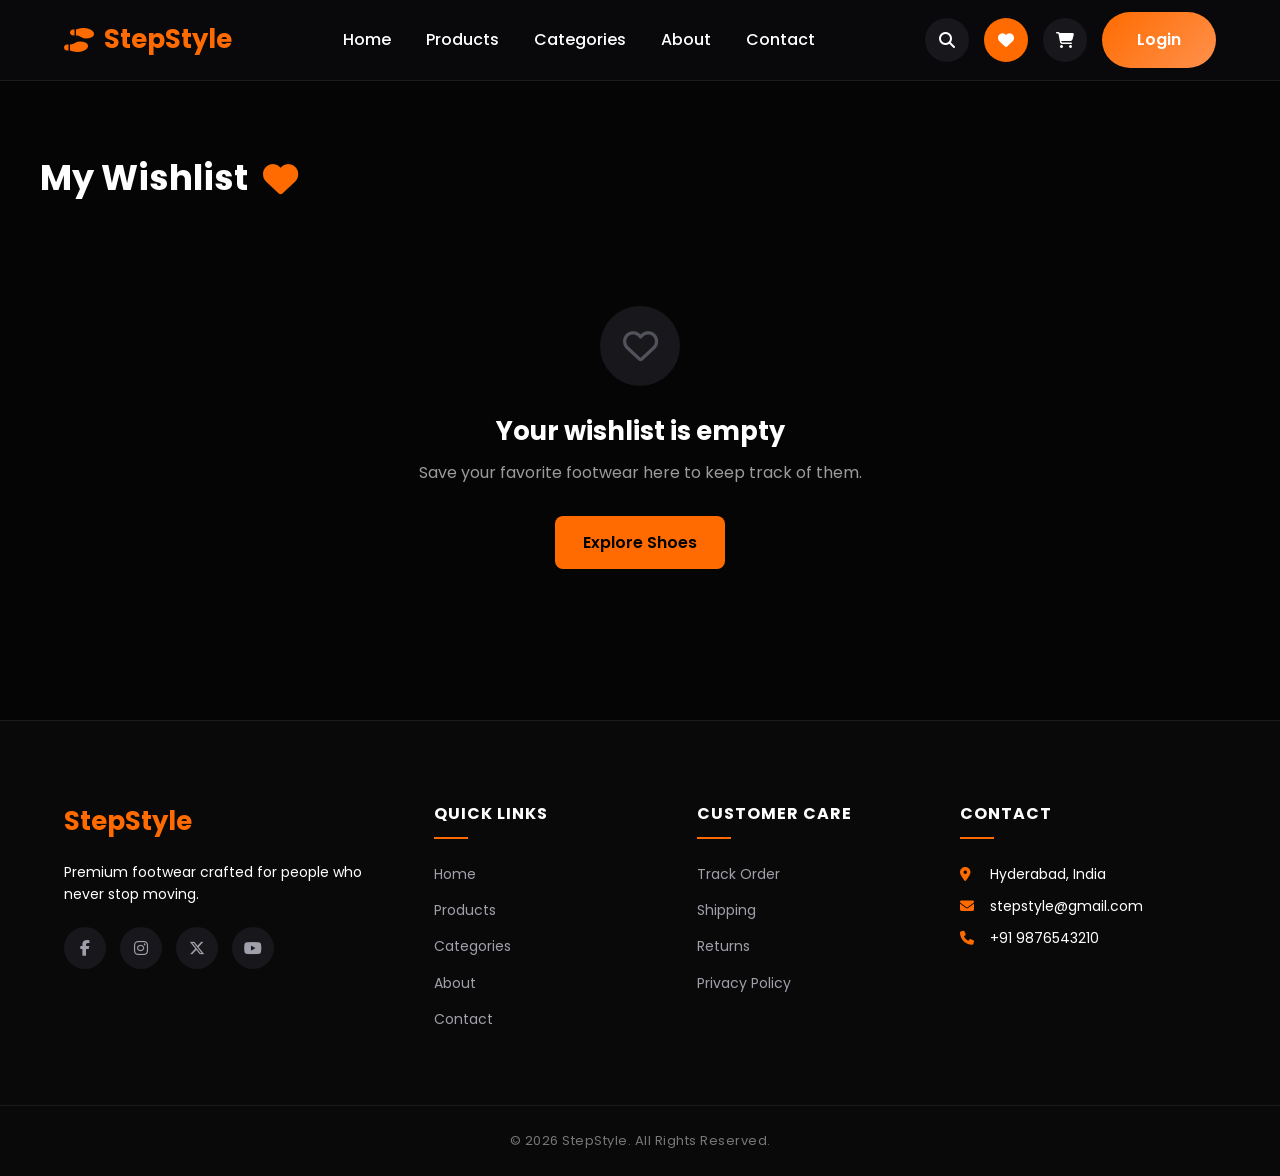
<file: wishlist.html>
<!DOCTYPE html>
<html lang="en">
<head>
    <meta charset="UTF-8">
    <meta name="viewport" content="width=device-width, initial-scale=1.0">
    <title>Wishlist | StepStyle</title>
    <!-- Stylesheets -->
    <link rel="stylesheet" href="style.css">
    <!-- Fonts & Icons -->
    <link rel="preconnect" href="https://fonts.googleapis.com">
    <link rel="preconnect" href="https://fonts.gstatic.com" crossorigin>
    <link href="https://fonts.googleapis.com/css2?family=Poppins:wght@300;400;500;600;700&display=swap" rel="stylesheet">
    <!-- FIXED FONT AWESOME CDN LINK -->
    <link rel="stylesheet" href="https://cdnjs.cloudflare.com/ajax/libs/font-awesome/6.6.0/css/all.min.css">
</head>
<body>

    <!-- ================= NAVBAR ================= -->
    <header class="main-header">
        <nav class="navbar" aria-label="Main Navigation">

            <!-- Logo -->
            <div class="logo">
                <i class="fa-solid fa-shoe-prints"></i>
                <span>StepStyle</span>
            </div>

            <!-- Navigation Links -->
            <ul class="nav-links" id="navLinks">
                <li><a href="index.html">Home</a></li>
                <li><a href="products.html">Products</a></li>
                <li><a href="categories.html">Categories</a></li>
                <li><a href="about.html">About</a></li>
                <li><a href="contact.html">Contact</a></li>
            </ul>

            <!-- Right Side Icons -->
            <div class="nav-actions">
                <!-- Search -->
                <button class="icon-btn" aria-label="Search">
                    <i class="fa-solid fa-magnifying-glass"></i>
                </button>
                <!-- Wishlist -->
                <a href="wishlist.html" class="icon-btn active" aria-label="Wishlist">
                    <i class="fa-solid fa-heart"></i>
                </a>
                <!-- Cart -->
                <a href="cart.html" class="icon-btn" aria-label="Shopping Cart">
                    <i class="fa-solid fa-cart-shopping"></i>
                </a>
                <a href="login.html" class="btn login-btn">Login</a>
                <!-- Mobile Menu -->
                <button class="menu-btn" id="menuBtn" aria-label="Toggle Menu">
                    <i class="fa-solid fa-bars"></i>
                </button>
            </div>

        </nav>
    </header>

    <!-- ================= WISHLIST SECTION ================= -->
    <section class="premium-wishlist-section">
        <div class="wishlist-container">
            <h1 class="wishlist-title">My Wishlist <i class="fa-solid fa-heart"></i></h1>
            
            <!-- Dynamic Grid Container managed by JS -->
            <div class="wishlist-items-grid" id="wishlistItems"></div>

            <!-- Empty State Managed via CSS Toggle classes or JS hide/show -->
            <div class="wishlist-empty-state" id="emptyWishlist">
                <div class="empty-icon-circle">
                    <i class="fa-regular fa-heart"></i>
                </div>
                <h2>Your wishlist is empty</h2>
                <p>Save your favorite footwear here to keep track of them.</p>
                <a href="products.html" class="explore-shoes-btn">Explore Shoes</a>
            </div>
        </div>
    </section>

    <!-- ================= FOOTER ================= -->
    <footer class="main-footer">
        <div class="footer-container">

            <div class="footer-box">
                <h2>StepStyle</h2>
                <p>Premium footwear crafted for people who never stop moving.</p>
                <div class="social-icons">
                    <a href="#" aria-label="Facebook"><i class="fab fa-facebook-f"></i></a>
                    <a href="#" aria-label="Instagram"><i class="fab fa-instagram"></i></a>
                    <a href="#" aria-label="Twitter"><i class="fab fa-x-twitter"></i></a>
                    <a href="#" aria-label="YouTube"><i class="fab fa-youtube"></i></a>
                </div>
            </div>

            <div class="footer-box">
                <h3>Quick Links</h3>
                <a href="index.html">Home</a>
                <a href="products.html">Products</a>
                <a href="categories.html">Categories</a>
                <a href="about.html">About</a>
                <a href="contact.html">Contact</a>
            </div>

            <div class="footer-box">
                <h3>Customer Care</h3>
                <a href="#">Track Order</a>
                <a href="#">Shipping</a>
                <a href="#">Returns</a>
                <a href="#">Privacy Policy</a>
            </div>

            <div class="footer-box">
                <h3>Contact</h3>
                <p><i class="fa-solid fa-location-dot"></i> Hyderabad, India</p>
                <p><i class="fa-solid fa-envelope"></i> stepstyle@gmail.com</p>
                <p><i class="fa-solid fa-phone"></i> +91 9876543210</p>
            </div>

        </div>
        <hr>
        <p class="copyright">© 2026 StepStyle. All Rights Reserved.</p>
    </footer>

    <!-- Scripts -->
  
    <script src="script.js"></script>
</body>
</html>
</file>
<file: style.css>
/* ==========================================================================
   STEPSTYLE — MAIN STYLESHEET
   One file, one theme, no duplicate rules. Organized top to bottom:
   Reset > Variables > Layout helpers > Navbar > Buttons > Toasts >
   Home page > Products page > Categories page > About page > Contact page >
   Auth pages > Cart > Wishlist > Checkout > Footer > Responsive
   ========================================================================== */

@import url('https://fonts.googleapis.com/css2?family=Poppins:wght@300;400;500;600;700;800&display=swap');

/* ---------- Reset ---------- */
* { margin: 0; padding: 0; box-sizing: border-box; }
html { scroll-behavior: smooth; }
body {
    font-family: 'Poppins', sans-serif;
    background: #050505;
    color: #ffffff;
    overflow-x: hidden;
    line-height: 1.6;
}
img { max-width: 100%; display: block; }
a { text-decoration: none; color: inherit; }
ul { list-style: none; }
button { font-family: inherit; }

/* ---------- Variables ---------- */
:root {
    --primary: #ff6b00;
    --primary-light: #ff914d;
    --primary-dark: #e05e00;
    --dark: #050505;
    --card: #0d0d0d;
    --card-2: #17171c;
    --text: #ffffff;
    --gray: #a0a0ab;
    --border: rgba(255, 255, 255, .08);
    --shadow: 0 15px 35px rgba(0, 0, 0, .4);
}

/* ---------- Layout helpers ---------- */
.container { width: 90%; max-width: 1200px; margin: 0 auto; }
section { padding: 90px 0; }
section h2 { text-align: center; font-size: 42px; margin-bottom: 50px; }

/* ---------- Navbar ---------- */
.main-header {
    position: fixed; top: 0; left: 0; width: 100%; z-index: 999;
    background: rgba(11, 11, 15, .82);
    backdrop-filter: blur(18px);
    -webkit-backdrop-filter: blur(18px);
    border-bottom: 1px solid var(--border);
}
.navbar {
    width: 90%; max-width: 1280px; margin: auto; height: 80px;
    display: flex; justify-content: space-between; align-items: center;
}
.logo { display: flex; align-items: center; gap: 10px; color: var(--primary); font-size: 26px; font-weight: 700; }
.logo i { font-size: 24px; }
.nav-links { display: flex; gap: 35px; }
.nav-links a { color: white; position: relative; transition: .3s; font-weight: 500; }
.nav-links a::after {
    content: ""; position: absolute; left: 0; bottom: -8px; width: 0; height: 2px;
    background: var(--primary); transition: .3s;
}
.nav-links a:hover { color: var(--primary); }
.nav-links a:hover::after, .nav-links a.active::after { width: 100%; }
.nav-links a.active { color: var(--primary); }
.nav-actions { display: flex; align-items: center; gap: 15px; }
.icon-btn {
    width: 44px; height: 44px; border: none; border-radius: 50%; background: var(--card-2);
    color: white; cursor: pointer; transition: .3s; display: inline-flex;
    justify-content: center; align-items: center; font-size: 16px;
}
.icon-btn:hover { background: var(--primary); transform: translateY(-3px); }
.icon-btn.active { background: var(--primary); }
.menu-btn { display: none; color: white; font-size: 24px; background: none; border: none; cursor: pointer; }
.user-profile-nav { display: flex; align-items: center; gap: 12px; }
.logout-btn {
    background: transparent; border: 1px solid rgba(255, 255, 255, .2); color: #fff;
    padding: 8px 16px; border-radius: 6px; font-size: .85rem; cursor: pointer; transition: .2s;
}
.logout-btn:hover { border-color: var(--primary); color: var(--primary); }

/* ---------- Buttons ---------- */
.btn {
    display: inline-block; padding: 15px 35px; border-radius: 50px; font-weight: 600;
    transition: .3s; cursor: pointer; text-align: center; border: none; color: white;
    background: linear-gradient(135deg, var(--primary), var(--primary-light));
}
.btn:hover { transform: translateY(-3px); box-shadow: 0 15px 30px rgba(255, 107, 0, .35); }
.btn-outline {
    display: inline-block; padding: 15px 35px; border-radius: 50px; font-weight: 600;
    text-align: center; cursor: pointer; transition: .3s; border: 2px solid white; color: white; background: transparent;
}
.btn-outline:hover { background: white; color: black; transform: translateY(-3px); }

/* ---------- Ticker / marquee (used on every inner page) ---------- */
.ticker-wrap {
    width: 100%; overflow: hidden; background: var(--primary); color: #000000; font-size: .75rem;
    font-weight: 800; letter-spacing: 2px; padding: 10px 0; border-bottom: 1px solid rgba(0, 0, 0, .15);
}
.ticker { display: flex; white-space: nowrap; animation: ticker-scroll 25s linear infinite; }
.ticker-item { padding: 0 50px; }
@keyframes ticker-scroll { to { transform: translate3d(-50%, 0, 0); } }

/* ---------- System monitor console strip ---------- */
.system-monitor {
    display: flex; align-items: center; gap: 12px; padding: 12px 20px; margin-bottom: 40px;
    background: rgba(255, 255, 255, .03); border: 1px solid rgba(255, 255, 255, .1); border-radius: 8px;
    font-family: monospace; font-size: .8rem;
}
.pulse-node {
    width: 8px; height: 8px; background: var(--primary); border-radius: 50%;
    box-shadow: 0 0 10px var(--primary); animation: pulse-beacon 1.5s infinite ease-in-out;
}
@keyframes pulse-beacon { 0%, 100% { opacity: .3; } 50% { opacity: 1; } }
#terminal-log { color: rgba(255, 255, 255, .7); letter-spacing: 1px; }

/* ---------- Toast notifications (script.js) ---------- */
#toastContainer { position: fixed; bottom: 30px; right: 30px; z-index: 5000; display: flex; flex-direction: column; gap: 12px; }
.toast-card {
    display: flex; align-items: center; gap: 12px; background: var(--card-2); border: 1px solid var(--border);
    border-left: 4px solid var(--primary); color: #fff; padding: 14px 20px; border-radius: 10px;
    box-shadow: var(--shadow); min-width: 260px; max-width: 340px; font-size: .9rem;
    opacity: 1; transition: opacity .3s ease, transform .3s ease;
}
.toast-card.success { border-left-color: #34c759; }
.toast-card.error { border-left-color: #ff3b30; }
.toast-card.warning { border-left-color: #ffcc00; }
.toast-card.fade-out { opacity: 0; transform: translateX(20px); }
.toast-card.success i { color: #34c759; }
.toast-card.error i { color: #ff3b30; }
.toast-card.warning i { color: #ffcc00; }
.toast-card.info i { color: var(--primary); }

/* ==========================================================================
   HOME PAGE
   ========================================================================== */
.home-hero {
    display: grid; grid-template-columns: 1fr 1.1fr; align-items: center; gap: 40px;
    max-width: 1300px; margin: 0 auto; padding: 130px 40px 60px; min-height: 85vh;
}
.home-hero-tag {
    font-size: .8rem; font-weight: 800; letter-spacing: 3px; color: var(--primary);
    background: rgba(255, 107, 0, .1); padding: 6px 16px; border-radius: 100px; display: inline-block;
}
.home-hero-content h1 {
    font-size: clamp(36px, 5vw, 4.5rem); font-weight: 900; line-height: 1.05; letter-spacing: -2px;
    margin: 20px 0; text-transform: uppercase;
}
.highlight-orange { color: var(--primary); text-shadow: 0 0 40px rgba(255, 107, 0, .35); }
.home-hero-content p { font-size: 1.1rem; color: rgba(255, 255, 255, .7); margin-bottom: 40px; max-width: 500px; }
.home-hero-buttons { display: flex; gap: 20px; margin-bottom: 50px; flex-wrap: wrap; }
.btn-hero-primary {
    background: var(--primary); color: #000; padding: 16px 36px; border-radius: 12px; font-weight: 800;
    display: inline-flex; align-items: center; gap: 10px; box-shadow: 0 10px 30px rgba(255, 107, 0, .3); transition: .3s;
}
.btn-hero-primary:hover { transform: translateY(-3px); box-shadow: 0 15px 40px rgba(255, 107, 0, .5); background: #fff; }
.btn-hero-secondary {
    background: transparent; color: #fff; border: 2px solid rgba(255, 255, 255, .15);
    padding: 14px 34px; border-radius: 12px; font-weight: 700; transition: .3s;
}
.btn-hero-secondary:hover { border-color: #fff; background: rgba(255, 255, 255, .05); transform: translateY(-3px); }
.home-hero-stats { display: flex; align-items: center; gap: 30px; border-top: 1px solid rgba(255, 255, 255, .08); padding-top: 30px; flex-wrap: wrap; }
.home-hero-stat h3 { font-size: 2rem; font-weight: 800; margin-bottom: 5px; display: flex; align-items: center; gap: 6px; }
.home-hero-stat h3 i { color: var(--primary); font-size: 1.1rem; }
.home-hero-stat p { font-size: .85rem; color: rgba(255, 255, 255, .4); }
.home-hero-stat-divider { width: 1px; height: 40px; background: rgba(255, 255, 255, .15); }

.home-hero-visual { position: relative; display: flex; justify-content: center; align-items: center; min-height: 500px; }
.home-hero-glow {
    position: absolute; width: 450px; height: 450px;
    background: radial-gradient(circle, rgba(255, 107, 0, .18) 0%, transparent 70%);
    animation: pulse-glow 4s ease-in-out infinite;
}
@keyframes pulse-glow { 0%, 100% { transform: scale(1); opacity: .8; } 50% { transform: scale(1.08); opacity: 1; } }
.hotspot-wrapper { position: relative; z-index: 2; width: 100%; }
.home-hero-shoe {
    width: 100%; max-width: 440px; margin: 0 auto; border-radius: 20px;
    filter: drop-shadow(0 30px 50px rgba(0, 0, 0, .8)); animation: float-shoe 6s ease-in-out infinite;
}
@keyframes float-shoe { 0%, 100% { transform: translateY(0); } 50% { transform: translateY(-12px); } }
.hotspot { position: absolute; width: 20px; height: 20px; z-index: 10; cursor: pointer; }
.hotspot-trigger {
    position: absolute; inset: 0; border-radius: 50%; background: var(--primary); border: 2px solid #fff;
    box-shadow: 0 0 10px rgba(255, 107, 0, .8); z-index: 2;
}
.hotspot-pulse {
    position: absolute; top: -15px; left: -15px; right: -15px; bottom: -15px; border-radius: 50%;
    border: 2px solid rgba(255, 107, 0, .4); animation: hotspot-ripple 2.2s infinite ease-out; z-index: 1;
}
@keyframes hotspot-ripple { 0% { transform: scale(.5); opacity: 1; } 100% { transform: scale(1.4); opacity: 0; } }
.hotspot-tooltip {
    position: absolute; bottom: 30px; left: 50%; transform: translateX(-50%) translateY(10px); width: 220px;
    background: rgba(13, 13, 13, .9); backdrop-filter: blur(15px); border: 1px solid var(--border);
    padding: 12px 16px; border-radius: 12px; box-shadow: var(--shadow); opacity: 0; visibility: hidden;
    pointer-events: none; transition: .3s; text-align: left;
}
.hotspot-tooltip h6 { font-size: .9rem; font-weight: 700; margin-bottom: 4px; }
.hotspot-tooltip p { color: rgba(255, 255, 255, .6); font-size: .75rem; }
.hotspot:hover .hotspot-tooltip { opacity: 1; visibility: visible; transform: translateX(-50%) translateY(0); }
.hotspot:hover .hotspot-trigger { background: #fff; border-color: var(--primary); }
.home-floating-badge {
    position: absolute; display: inline-flex; align-items: center; gap: 10px; background: rgba(20, 20, 20, .6);
    backdrop-filter: blur(10px); border: 1px solid var(--border); padding: 12px 20px; border-radius: 100px;
    box-shadow: var(--shadow); z-index: 5; pointer-events: none;
}
.home-floating-badge i { color: var(--primary); }
.home-floating-badge span { font-size: .8rem; font-weight: 700; }
.home-badge-top { top: 15%; right: 5%; animation: float-badge 4s ease-in-out infinite; }
.home-badge-bottom { bottom: 12%; left: 5%; animation: float-badge 4s ease-in-out infinite reverse; }
@keyframes float-badge { 0%, 100% { transform: translateY(0); } 50% { transform: translateY(-12px); } }

.marquee-wrapper { background: #0d0d0d; border-top: 1px solid var(--border); border-bottom: 1px solid var(--border); padding: 22px 0; overflow: hidden; }
.marquee { display: flex; overflow: hidden; }
.marquee-track { display: flex; white-space: nowrap; gap: 60px; animation: run-marquee 25s linear infinite; }
.marquee-track span { font-size: .9rem; font-weight: 700; letter-spacing: 1.5px; color: rgba(255, 255, 255, .8); display: inline-flex; align-items: center; gap: 12px; text-transform: uppercase; }
.marquee-track i { color: var(--primary); }
@keyframes run-marquee { to { transform: translateX(-50%); } }

.section-header-cool { margin-bottom: 50px; text-align: center; }
.cool-tag { font-size: .8rem; font-weight: 700; letter-spacing: 4px; color: var(--primary); text-transform: uppercase; display: block; margin-bottom: 8px; }
.section-header-cool h2 { font-size: 3rem; font-weight: 800; text-transform: uppercase; letter-spacing: -1px; }

.category-editorial-layout { display: grid; grid-template-columns: 1.1fr 1fr; gap: 30px; }
.category-main-featured { display: flex; flex-direction: column; gap: 30px; }
.category-card {
    position: relative; border-radius: 24px; overflow: hidden; background: var(--card);
    border: 1px solid var(--border); box-shadow: 0 10px 40px rgba(0, 0, 0, .5); transition: .5s;
}
.category-card img { width: 100%; height: 100%; object-fit: cover; filter: grayscale(15%) contrast(105%); transition: .8s; }
.glow-overlay { position: absolute; inset: 0; background: radial-gradient(circle at 50% 120%, rgba(255, 107, 0, .25) 0%, transparent 70%); opacity: 0; z-index: 2; transition: .5s; }
.category-card::after { content: ''; position: absolute; inset: 0; background: linear-gradient(to top, rgba(0, 0, 0, .95) 0%, rgba(0, 0, 0, .3) 50%, transparent 100%); z-index: 1; }
.editorial-badge {
    position: absolute; top: 24px; right: 24px; background: rgba(255, 255, 255, .08); backdrop-filter: blur(12px);
    border: 1px solid rgba(255, 255, 255, .15); font-size: .75rem; font-weight: 700; letter-spacing: 2px;
    padding: 6px 16px; border-radius: 100px; z-index: 3; text-transform: uppercase;
}
.editorial-badge.badge-sub { background: rgba(255, 107, 0, .1); border-color: rgba(255, 107, 0, .3); color: var(--primary); }
.card-half-height { height: 320px; }
.category-sub-grid { display: grid; grid-template-columns: repeat(2, 1fr); gap: 24px; }
.category-sub-grid .category-card { height: 270px; }
.category-info { position: absolute; bottom: 0; left: 0; width: 100%; padding: 30px; z-index: 3; }
.category-info h3 { font-size: 1.8rem; font-weight: 700; letter-spacing: -.5px; margin-bottom: 6px; }
.category-info p { font-size: .9rem; color: rgba(255, 255, 255, .7); font-weight: 300; }
.count { color: var(--primary); }
.btn-link-neon { display: inline-flex; align-items: center; gap: 8px; color: var(--primary); font-weight: 700; font-size: .9rem; letter-spacing: 1px; text-transform: uppercase; margin-top: 16px; transition: .3s; }
.category-card:hover { transform: translateY(-8px); border-color: rgba(255, 107, 0, .4); box-shadow: 0 20px 50px rgba(255, 107, 0, .15); }
.category-card:hover img { transform: scale(1.08) rotate(1deg); filter: grayscale(0%) contrast(100%); }
.category-card:hover .glow-overlay { opacity: 1; }
.category-card:hover .btn-link-neon { color: #fff; }
.category-card:hover .btn-link-neon i { transform: translateX(6px); }

.products .container { max-width: 1200px; }
.products .product-grid { display: grid; grid-template-columns: repeat(auto-fit, minmax(300px, 1fr)); gap: 30px; margin-top: 40px; }
.products .product-card { position: relative; background: var(--card); border-radius: 24px; border: 1px solid var(--border); overflow: hidden; transition: .5s; }
.products .product-thumb { position: relative; height: 300px; overflow: hidden; background: #141414; }
.products .product-thumb img { width: 100%; height: 100%; object-fit: cover; transition: .8s; }
.product-actions-panel { position: absolute; right: -60px; top: 50%; transform: translateY(-50%); display: flex; flex-direction: column; gap: 12px; z-index: 5; transition: right .4s; }
.action-circle-btn {
    width: 44px; height: 44px; border-radius: 50%; background: rgba(255, 255, 255, .08); backdrop-filter: blur(12px);
    border: 1px solid rgba(255, 255, 255, .15); color: #fff; cursor: pointer; display: flex; align-items: center;
    justify-content: center; font-size: 1rem; transition: .3s;
}
.action-circle-btn:hover { background: var(--primary); border-color: var(--primary); box-shadow: 0 0 15px rgba(255, 107, 0, .5); transform: scale(1.1); }
.action-circle-btn.wishlist-btn.active { color: var(--primary); background: rgba(255, 107, 0, .15); }
.product-badge { position: absolute; top: 20px; left: 20px; font-size: .7rem; font-weight: 800; letter-spacing: 1px; padding: 6px 14px; border-radius: 100px; z-index: 4; }
.sale-badge { background: rgba(255, 59, 48, .15); border: 1px solid rgba(255, 59, 48, .4); color: #ff3b30; }
.new-badge { background: rgba(52, 199, 89, .15); border: 1px solid rgba(52, 199, 89, .4); color: #34c759; }
.kids-badge { background: rgba(0, 122, 255, .15); border: 1px solid rgba(0, 122, 255, .4); color: #007aff; }
.product-info-cool { padding: 24px; }
.product-category-tag { font-size: .75rem; font-weight: 600; color: rgba(255, 255, 255, .4); letter-spacing: 1.5px; display: block; margin-bottom: 6px; }
.product-info-cool h3 { font-size: 1.4rem; font-weight: 700; margin-bottom: 8px; }
.stars-cool { display: flex; align-items: center; gap: 6px; color: #ffcc00; font-size: .85rem; font-weight: 600; margin-bottom: 18px; }
.stars-cool .review-count { color: rgba(255, 255, 255, .4); font-weight: 400; }
.price-row-cool { display: flex; align-items: center; justify-content: space-between; border-top: 1px solid rgba(255, 255, 255, .05); padding-top: 16px; }
.price-cool { font-size: 1.3rem; font-weight: 700; }
.old-price { font-size: .9rem; text-decoration: line-through; color: rgba(255, 255, 255, .3); margin-left: 8px; font-weight: 400; }
.btn-buy-neon { display: inline-flex; align-items: center; gap: 8px; background: rgba(255, 107, 0, .1); border: 1px solid rgba(255, 107, 0, .3); color: var(--primary); padding: 8px 18px; border-radius: 100px; font-weight: 700; font-size: .85rem; text-transform: uppercase; transition: .3s; }
.products .product-card:hover { transform: translateY(-8px); border-color: rgba(255, 107, 0, .3); box-shadow: 0 20px 40px rgba(255, 107, 0, .1); }
.products .product-card:hover img { transform: scale(1.08); }
.products .product-card:hover .product-actions-panel { right: 20px; }
.products .product-card:hover .btn-buy-neon { background: var(--primary); color: #fff; }

.offer-banner-cool { background: radial-gradient(circle at 10% 20%, #141414 0%, #0a0a0a 100%); border-top: 1px solid rgba(255, 107, 0, .15); border-bottom: 1px solid rgba(255, 107, 0, .15); padding: 80px 0; overflow: hidden; }
.offer-split-grid { max-width: 1200px; margin: 0 auto; padding: 0 40px; display: grid; grid-template-columns: 1.2fr 1fr; gap: 60px; align-items: center; }
.offer-content-cool h2 { font-size: 4rem; font-weight: 900; line-height: .95; letter-spacing: -2px; text-transform: uppercase; margin: 20px 0; }
.highlight-text { color: var(--primary); text-shadow: 0 0 20px rgba(255, 107, 0, .4); }
.offer-content-cool p { font-size: 1.1rem; color: rgba(255, 255, 255, .7); margin-bottom: 30px; max-width: 480px; }
.offer-badge-row { display: flex; gap: 12px; align-items: center; flex-wrap: wrap; }
.offer-tag-neon { background: var(--primary); color: #000; font-weight: 800; font-size: .75rem; letter-spacing: 2px; padding: 6px 16px; border-radius: 4px; }
.offer-tag-outline { border: 1px solid rgba(255, 255, 255, .2); font-weight: 700; font-size: .75rem; letter-spacing: 2px; padding: 5px 15px; border-radius: 4px; }
.countdown-container { display: flex; align-items: center; gap: 15px; margin-bottom: 40px; flex-wrap: wrap; }
.countdown-box { background: rgba(255, 255, 255, .03); border: 1px solid rgba(255, 255, 255, .08); border-radius: 12px; width: 80px; height: 80px; display: flex; flex-direction: column; justify-content: center; align-items: center; }
.time-num { font-size: 2rem; font-weight: 800; line-height: 1; }
.time-label { font-size: .65rem; color: rgba(255, 255, 255, .4); letter-spacing: 1px; margin-top: 4px; font-weight: 600; }
.countdown-divider { font-size: 2rem; font-weight: 800; color: var(--primary); animation: blink 1s infinite; }
@keyframes blink { 50% { opacity: 0; } }
.btn-offer-neon { display: inline-flex; align-items: center; gap: 12px; background: var(--primary); color: #000; font-weight: 800; font-size: 1rem; letter-spacing: 1px; text-transform: uppercase; padding: 16px 36px; border-radius: 12px; box-shadow: 0 10px 30px rgba(255, 107, 0, .3); transition: .4s; }
.btn-offer-neon:hover { transform: translateY(-4px); background: #fff; }
.offer-visual-cool { position: relative; display: flex; justify-content: center; align-items: center; }
.halo-glow { position: absolute; width: 320px; height: 320px; background: radial-gradient(circle, rgba(255, 107, 0, .25) 0%, transparent 70%); border-radius: 50%; animation: pulse-halo 4s infinite alternate; }
@keyframes pulse-halo { 0% { transform: scale(1); opacity: .7; } 100% { transform: scale(1.2); opacity: 1; } }
.offer-shoe-img { width: 100%; max-width: 420px; transform: rotate(-15deg); filter: drop-shadow(0 20px 30px rgba(0, 0, 0, .7)); animation: float-offer 6s ease-in-out infinite; }
@keyframes float-offer { 0%, 100% { transform: translateY(0) rotate(-15deg); } 50% { transform: translateY(-15px) rotate(-12deg); } }
.discount-pill { position: absolute; bottom: -10px; background: rgba(18, 18, 18, .8); backdrop-filter: blur(10px); border: 1px solid rgba(255, 107, 0, .3); padding: 10px 20px; border-radius: 100px; box-shadow: 0 10px 25px rgba(0, 0, 0, .5); }
.discount-pill span { color: var(--primary); font-size: .8rem; font-weight: 700; letter-spacing: 1.5px; }

.reviews { background: #0a0a0c; }
.review-grid { display: grid; grid-template-columns: repeat(auto-fit, minmax(280px, 1fr)); gap: 30px; }
.review-card { background: var(--card); border-radius: 20px; padding: 35px; border: 1px solid var(--border); transition: .3s; }
.review-card:hover { transform: translateY(-8px); }
.review-card h3 { margin-bottom: 10px; }
.review-card .stars { color: #ffcc00; margin-bottom: 15px; font-size: 18px; }
.review-card p { font-size: 15px; }

/* ==========================================================================
   PRODUCTS PAGE
   ========================================================================== */
.hero-sub {
    position: relative; background: radial-gradient(circle at top right, #111 0%, #050505 100%);
    padding: 140px 20px 80px; overflow: hidden; border-bottom: 1px solid var(--border);
    display: flex; justify-content: center; align-items: center;
}
.hero-sub-container { max-width: 1200px; width: 100%; display: grid; grid-template-columns: 1.2fr 1fr; gap: 50px; align-items: center; position: relative; z-index: 2; }
.hero-sub-content { text-align: left; }
.hero-sub-tag { font-size: .8rem; font-weight: 800; color: var(--primary); letter-spacing: 4px; display: inline-block; margin-bottom: 15px; }
.hero-sub h1 { font-size: 4rem; font-weight: 900; line-height: 1.1; margin-bottom: 20px; letter-spacing: -2px; }
.hero-sub p { font-size: 1.1rem; color: rgba(255, 255, 255, .6); margin-bottom: 30px; max-width: 500px; }
.btn-sub-action { display: inline-flex; align-items: center; gap: 10px; border: 2px solid var(--primary); padding: 14px 30px; border-radius: 100px; font-size: .9rem; font-weight: 700; letter-spacing: 1px; transition: .3s; }
.btn-sub-action:hover { background: var(--primary); color: #000; }
.hero-sub-visual { position: relative; display: flex; justify-content: center; align-items: center; }
.visual-glow { position: absolute; width: 320px; height: 320px; background: radial-gradient(circle, rgba(255, 107, 0, .15) 0%, transparent 70%); border-radius: 50%; z-index: -1; animation: pulse-visual 3s infinite alternate; }
@keyframes pulse-visual { 0% { transform: scale(.95); opacity: .6; } 100% { transform: scale(1.1); opacity: 1; } }
.hero-sub-visual img { border-radius: 20px; transform: rotate(-10deg) translateY(-10px); filter: drop-shadow(0 25px 45px rgba(0, 0, 0, .75)); animation: float-visual 4s ease-in-out infinite alternate; }
@keyframes float-visual { to { transform: rotate(-8deg) translateY(-18px); } }
.visual-badge { position: absolute; top: 20px; right: 20px; background: var(--primary); color: #000; font-size: .75rem; font-weight: 800; padding: 6px 14px; border-radius: 100px; letter-spacing: 1px; z-index: 3; }

.products-section { padding: 60px 0; }
.filter-panel-glass { background: rgba(15, 15, 15, .6); backdrop-filter: blur(16px); border: 1px solid var(--border); border-radius: 20px; padding: 24px; margin-bottom: 50px; display: grid; grid-template-columns: 1.5fr 3fr; gap: 30px; align-items: center; }
.search-box-cool { position: relative; display: flex; background: var(--card); border: 1px solid rgba(255, 255, 255, .1); border-radius: 12px; overflow: hidden; transition: .3s; }
.search-box-cool:focus-within { border-color: var(--primary); box-shadow: 0 0 15px rgba(255, 107, 0, .2); }
.search-box-cool input { width: 100%; background: transparent; border: none; padding: 16px 20px; color: #fff; outline: none; }
.search-box-cool button { background: transparent; border: none; color: rgba(255, 255, 255, .6); padding: 0 20px; cursor: pointer; }
.search-box-cool button:hover { color: var(--primary); }
.filters-grid { display: grid; grid-template-columns: repeat(3, 1fr); gap: 15px; }
.select-wrapper { position: relative; }
.select-wrapper select { width: 100%; background: var(--card); color: #fff; border: 1px solid rgba(255, 255, 255, .1); border-radius: 12px; padding: 16px; font-weight: 600; cursor: pointer; appearance: none; outline: none; }
.select-wrapper select:focus { border-color: var(--primary); }
.select-wrapper::after { content: '\f107'; font-family: 'Font Awesome 6 Free'; font-weight: 900; position: absolute; right: 20px; top: 50%; transform: translateY(-50%); color: rgba(255, 255, 255, .4); pointer-events: none; }

.products-section .product-grid { display: grid; grid-template-columns: repeat(4, 1fr); gap: 30px; }
.products-section .product-card { background: var(--card); border: 1px solid var(--border); border-radius: 18px; padding: 20px; display: flex; flex-direction: column; justify-content: space-between; position: relative; overflow: hidden; transition: .4s; }
.products-section .product-card:hover { transform: translateY(-8px); border-color: var(--primary); box-shadow: 0 15px 35px rgba(255, 107, 0, .15); }
.product-img-wrap { width: 100%; height: 200px; background: #080808; border-radius: 12px; display: flex; justify-content: center; align-items: center; overflow: hidden; margin-bottom: 20px; }
.product-img-wrap img { max-width: 85%; max-height: 85%; width: auto; transition: .4s; }
.products-section .product-card:hover .product-img-wrap img { transform: scale(1.08) rotate(-3deg); }
.product-card-details .category { font-size: .75rem; color: var(--primary); font-weight: 700; letter-spacing: 1.5px; text-transform: uppercase; display: block; margin-bottom: 6px; }
.product-card-details h3 { font-size: 1.1rem; font-weight: 700; margin-bottom: 15px; line-height: 1.3; }
.product-card-details .price-row { display: flex; justify-content: space-between; align-items: center; margin-top: auto; }
.product-card-details .price { font-size: 1.3rem; font-weight: 800; }
.btn-add-cart { background: rgba(255, 107, 0, .1); border: 1px solid var(--primary); color: var(--primary); width: 40px; height: 40px; border-radius: 10px; display: flex; justify-content: center; align-items: center; cursor: pointer; transition: .3s; }
.btn-add-cart:hover { background: var(--primary); color: #000; }
.product-card.featured-card { grid-column: span 2; background: linear-gradient(135deg, #121212 0%, #080808 100%); border-color: rgba(255, 107, 0, .2); display: grid; grid-template-columns: 1.1fr 1fr; gap: 20px; align-items: center; }
.featured-card .product-img-wrap { height: 100%; min-height: 240px; margin-bottom: 0; }
.featured-card .badge-tag { position: absolute; top: 15px; left: 15px; background: var(--primary); color: #000; font-size: .7rem; font-weight: 800; padding: 4px 10px; border-radius: 4px; letter-spacing: 1px; z-index: 2; }
.featured-card .featured-desc { font-size: .85rem; color: rgba(255, 255, 255, .5); margin-bottom: 20px; }
.featured-card .btn-add-cart { width: auto; height: auto; padding: 10px 22px; border-radius: 30px; font-weight: 700; font-size: .8rem; display: inline-flex; gap: 8px; }
.grid-promo-card { background: repeating-linear-gradient(45deg, #111 0, #111 10px, #0d0d0d 10px, #0d0d0d 20px); border: 1px dashed rgba(255, 107, 0, .3); border-radius: 18px; display: flex; justify-content: center; align-items: center; text-align: center; padding: 30px; position: relative; overflow: hidden; }
.promo-content .promo-icon { font-size: 2rem; color: var(--primary); margin-bottom: 15px; animation: promo-flash 1.5s infinite alternate; }
@keyframes promo-flash { 0% { opacity: .5; transform: scale(.9); } 100% { opacity: 1; transform: scale(1.1); } }
.promo-content h4 { font-size: .75rem; letter-spacing: 2px; color: rgba(255, 255, 255, .4); margin-bottom: 5px; }
.promo-content h3 { font-size: 1.8rem; font-weight: 900; margin-bottom: 10px; }
.promo-content p { font-size: .85rem; color: rgba(255, 255, 255, .5); margin-bottom: 20px; }
.promo-code mark { background: var(--primary); color: #000; padding: 3px 8px; border-radius: 4px; margin-left: 5px; }

.reviews-section { background: #0a0a0a; border-top: 1px solid var(--border); border-bottom: 1px solid var(--border); padding: 80px 0; }
.review-grid-cool { display: grid; grid-template-columns: repeat(auto-fit, minmax(300px, 1fr)); gap: 30px; margin-top: 40px; }
.review-card-cool { background: rgba(15, 15, 15, .8); border: 1px solid rgba(255, 255, 255, .04); border-radius: 20px; padding: 30px; transition: .4s; }
.review-card-cool:hover { transform: translateY(-5px); border-color: rgba(255, 107, 0, .2); }
.review-header { display: flex; justify-content: space-between; align-items: center; margin-bottom: 15px; }
.verified-badge { font-size: .75rem; font-weight: 600; color: var(--primary); display: inline-flex; align-items: center; gap: 6px; }
.stars-neon { color: var(--primary); font-size: .85rem; margin-bottom: 20px; }
.review-card-cool p { font-size: .95rem; color: rgba(255, 255, 255, .6); }

.drop-banner-dark { position: relative; padding: 100px 20px; text-align: center; overflow: hidden; border-top: 1px solid rgba(255, 107, 0, .1); }
.drop-banner-glow { position: absolute; top: 50%; left: 50%; transform: translate(-50%, -50%); width: 600px; height: 350px; background: radial-gradient(circle, rgba(255, 107, 0, .08) 0%, transparent 70%); }
.drop-banner-content { position: relative; z-index: 2; max-width: 650px; margin: 0 auto; }
.drop-badge { font-size: .8rem; font-weight: 800; color: var(--primary); letter-spacing: 3px; background: rgba(255, 107, 0, .1); padding: 6px 16px; border-radius: 100px; display: inline-block; margin-bottom: 20px; }
.drop-banner-content h2 { font-size: 3rem; font-weight: 900; letter-spacing: -1px; margin-bottom: 15px; }
.drop-banner-content p { font-size: 1.1rem; color: rgba(255, 255, 255, .6); margin-bottom: 35px; }
.drop-form { display: flex; gap: 10px; max-width: 500px; margin: 0 auto; }
.drop-form input { flex-grow: 1; background: var(--card); border: 1px solid rgba(255, 255, 255, .1); padding: 16px 24px; border-radius: 12px; color: #fff; font-weight: 600; outline: none; }
.drop-form input:focus { border-color: var(--primary); }
.btn-drop { background: var(--primary); color: #000; border: none; font-weight: 800; padding: 0 30px; border-radius: 12px; cursor: pointer; display: inline-flex; align-items: center; gap: 10px; height: 58px; }
.btn-drop:hover { background: #fff; }

/* ==========================================================================
   CATEGORIES PAGE
   ========================================================================== */
.premium-hero-section { position: relative; padding: 140px 20px 80px; background: radial-gradient(circle at 50% 100%, #0d0d0d 0%, #050505 100%); text-align: center; overflow: hidden; border-bottom: 1px solid var(--border); }
.hero-glow { position: absolute; top: 50%; left: 50%; transform: translate(-50%, -50%); width: 600px; height: 300px; background: radial-gradient(circle, rgba(255, 107, 0, .1) 0%, transparent 70%); }
.neon-badge { font-size: .8rem; font-weight: 800; color: var(--primary); letter-spacing: 4px; display: inline-block; margin-bottom: 15px; }
.hero-content-box h1 { font-size: 4rem; font-weight: 900; letter-spacing: -1px; margin-bottom: 15px; }
.hero-content-box p { font-size: 1.1rem; color: rgba(255, 255, 255, .5); max-width: 600px; margin: 0 auto; }

.chroma-categories-section { padding: 60px 0 100px; }
.chroma-categories-section .category-grid { display: grid; grid-template-columns: repeat(3, 1fr); gap: 30px; }
.chroma-categories-section .category-card { background: var(--card); border: 1px solid var(--border); border-radius: 20px; overflow: hidden; display: flex; flex-direction: column; transition: .4s; }
.chroma-categories-section .category-card:hover { transform: translateY(-8px); border-color: var(--primary); box-shadow: 0 15px 30px rgba(255, 107, 0, .15); }
.card-img-wrapper { position: relative; width: 100%; height: 250px; background: #080808; overflow: hidden; }
.card-img-wrapper img { width: 100%; height: 100%; object-fit: cover; transition: .6s; }
.chroma-categories-section .category-card:hover .card-img-wrapper img { transform: scale(1.08); }
.card-glow-overlay { position: absolute; inset: 0; background: linear-gradient(to bottom, transparent 40%, rgba(5, 5, 5, .9) 100%); }
.chroma-categories-section .category-info { position: static; padding: 25px; display: flex; flex-direction: column; flex-grow: 1; }
.tech-id { font-family: monospace; font-size: .75rem; color: var(--primary); letter-spacing: 2px; margin-bottom: 8px; display: block; }
.chroma-categories-section .category-info h3 { font-size: 1.5rem; font-weight: 800; margin-bottom: 10px; }
.chroma-categories-section .category-info p { font-size: .9rem; color: rgba(255, 255, 255, .5); margin-bottom: 25px; flex-grow: 1; }
.explore-action-btn { align-self: flex-start; display: inline-flex; align-items: center; gap: 10px; font-size: .8rem; font-weight: 800; letter-spacing: 1.5px; text-transform: uppercase; padding: 10px 0; transition: .3s; }
.chroma-categories-section .category-card:hover .explore-action-btn { color: var(--primary); }
.chroma-categories-section .category-card:hover .explore-action-btn i { transform: translateX(6px); }
.category-card.featured-category { grid-column: span 2; display: grid; grid-template-columns: 1.2fr 1fr; align-items: center; }
.featured-category .card-img-wrapper { height: 100%; min-height: 320px; }
.featured-category .category-info { height: 100%; justify-content: center; padding: 35px; }
.featured-category h3 { font-size: 2rem; }

/* ==========================================================================
   ABOUT PAGE
   ========================================================================== */
.about-section { padding: 60px 0 100px; }
.about-container { display: grid; grid-template-columns: 1.1fr 1fr; gap: 50px; align-items: center; margin-bottom: 80px; }
.about-image-wrapper { position: relative; border-radius: 20px; overflow: hidden; height: 450px; border: 1px solid var(--border); }
.about-image-wrapper img { width: 100%; height: 100%; object-fit: cover; }
.tech-sub { font-family: monospace; font-size: .8rem; letter-spacing: 3px; color: var(--primary); display: block; margin-bottom: 12px; }
.about-text-content h2 { font-size: 2.8rem; font-weight: 800; line-height: 1.2; margin-bottom: 25px; }
.about-text-content p { color: rgba(255, 255, 255, .6); margin-bottom: 20px; }
.explore-btn { background: transparent; color: var(--primary); border: 1px solid var(--primary); padding: 14px 28px; border-radius: 30px; font-weight: 700; letter-spacing: 1px; text-transform: uppercase; font-size: .8rem; display: inline-block; transition: .3s; margin-top: 15px; }
.explore-btn:hover { background: var(--primary); color: #000; }
.feature-grid { display: grid; grid-template-columns: repeat(3, 1fr); gap: 30px; margin-top: 60px; }
.feature-card-glow { background: var(--card); border: 1px solid var(--border); border-radius: 20px; padding: 40px 30px; transition: .4s; }
.feature-card-glow:hover { transform: translateY(-8px); border-color: var(--primary); }
.feature-icon-box { width: 60px; height: 60px; border-radius: 12px; background: rgba(255, 107, 0, .1); display: flex; justify-content: center; align-items: center; margin-bottom: 25px; font-size: 1.5rem; color: var(--primary); }
.feature-card-glow h3 { font-size: 1.3rem; margin-bottom: 15px; }
.feature-card-glow p { font-size: .9rem; color: rgba(255, 255, 255, .5); }
.design-lab-section { background: var(--card); padding: 90px 0; border-top: 1px solid var(--border); border-bottom: 1px solid var(--border); }
.section-subtitle { color: rgba(255, 255, 255, .5); margin-bottom: 50px; }
.lab-grid { display: grid; grid-template-columns: repeat(3, 1fr); gap: 30px; }
.lab-card { background: #121216; border: 1px solid var(--border); padding: 40px 30px; position: relative; overflow: hidden; border-radius: 16px; }
.spec-number { font-family: monospace; position: absolute; top: 20px; right: 30px; font-size: 2rem; font-weight: 800; color: rgba(255, 255, 255, .03); }
.lab-card:hover .spec-number { color: rgba(255, 107, 0, .15); }
.lab-card h3 { margin-bottom: 15px; }
.lab-card p { color: rgba(255, 255, 255, .5); font-size: .95rem; }
.why-choose-us { background: #080808; padding: 80px 0; border-top: 1px solid rgba(255, 255, 255, .02); border-bottom: 1px solid rgba(255, 255, 255, .02); }
.section-title { font-size: 2rem; font-weight: 800; text-align: center; margin-bottom: 50px; letter-spacing: 1px; }
.section-title .accent { color: var(--primary); margin-right: 8px; }
.perks-grid { display: grid; grid-template-columns: repeat(3, 1fr); gap: 30px; }
.perk-card { background: var(--card); border: 1px solid rgba(255, 255, 255, .03); padding: 35px; border-radius: 18px; text-align: center; transition: .3s; }
.perk-card:hover { border-color: rgba(255, 107, 0, .2); }
.perk-icon { font-size: 2.2rem; color: var(--primary); margin-bottom: 20px; }
.perk-card h3 { margin-bottom: 12px; }
.perk-card p { font-size: .9rem; color: rgba(255, 255, 255, .5); }
.timeline-section { background: var(--card); border-top: 1px solid var(--border); padding: 90px 0; }
.timeline-wrapper { position: relative; max-width: 800px; margin: 50px auto 0; padding-left: 40px; border-left: 2px solid rgba(255, 255, 255, .1); }
.timeline-item { position: relative; margin-bottom: 50px; }
.timeline-year { font-weight: 800; color: var(--primary); font-size: 1.2rem; margin-bottom: 5px; }
.timeline-content h3 { font-size: 1.25rem; margin-bottom: 8px; }
.timeline-content p { color: rgba(255, 255, 255, .5); font-size: .95rem; }
.timeline-item::before { content: ''; position: absolute; left: -47px; top: 8px; width: 12px; height: 12px; border-radius: 50%; background: #050505; border: 2px solid var(--primary); }
.stats-section { background: radial-gradient(circle at 50% 50%, #0d0d0d 0%, #050505 100%); padding: 80px 0; border-bottom: 1px solid var(--border); }
.stats-container { max-width: 1200px; margin: 0 auto; display: flex; justify-content: space-around; align-items: center; text-align: center; flex-wrap: wrap; gap: 40px; }
.stat-number { font-size: 3.8rem; font-weight: 900; display: block; margin-bottom: 10px; text-shadow: 0 0 40px rgba(255, 107, 0, .15); }
.stat-item p { font-size: .95rem; color: rgba(255, 255, 255, .5); letter-spacing: 1px; text-transform: uppercase; }
.team-section { padding: 100px 0; }
.team-grid { display: grid; grid-template-columns: repeat(3, 1fr); gap: 30px; margin-top: 50px; }
.team-card { background: var(--card); border: 1px solid var(--border); border-radius: 20px; overflow: hidden; transition: .4s; }
.team-card:hover { transform: translateY(-8px); border-color: var(--primary); }
.member-img-box { position: relative; width: 100%; height: 300px; overflow: hidden; background: #000; }
.member-img-box img { width: 100%; height: 100%; object-fit: cover; filter: grayscale(60%); transition: .5s; }
.team-card:hover .member-img-box img { transform: scale(1.05); filter: grayscale(0%); }
.member-info { padding: 25px; }
.member-role { font-family: monospace; font-size: .75rem; color: var(--primary); letter-spacing: 2px; display: block; margin-bottom: 8px; }
.member-info h3 { font-size: 1.3rem; font-weight: 800; margin-bottom: 10px; }
.member-desc { font-size: .85rem; color: rgba(255, 255, 255, .5); }

/* ==========================================================================
   CONTACT PAGE
   ========================================================================== */
.contact-hero-banner { position: relative; padding: 140px 20px 60px; background: radial-gradient(circle at top center, rgba(255, 107, 0, .1) 0%, transparent 70%); text-align: center; }
.hero-text-box { max-width: 750px; margin: 0 auto; }
.hero-text-box .hero-sub { all: unset; font-family: monospace; font-size: .85rem; font-weight: 600; letter-spacing: 3px; color: var(--primary); text-transform: uppercase; display: inline-block; margin-bottom: 12px; }
.hero-text-box h1 { font-size: 3.2rem; font-weight: 800; line-height: 1.2; margin-bottom: 15px; }
.hero-text-box h1 span { color: var(--primary); }
.hero-text-box p { font-size: 1.1rem; color: rgba(255, 255, 255, .6); }
.split-contact-wrapper { padding: 40px 20px 80px; }
.contact-split-container { max-width: 1140px; margin: 0 auto; display: grid; grid-template-columns: 1fr 1.3fr; background: var(--card-2); border-radius: 20px; overflow: hidden; box-shadow: 0 20px 40px rgba(0, 0, 0, .3); border: 1px solid var(--border); }
.info-sidebar-panel { position: relative; background: linear-gradient(135deg, #1c1c24 0%, #131317 100%); padding: 45px 35px; display: flex; flex-direction: column; justify-content: space-between; border-right: 1px solid var(--border); }
.panel-header h2 { font-size: 1.8rem; margin-bottom: 12px; }
.panel-header p { color: rgba(255, 255, 255, .6); font-size: .95rem; }
.sidebar-cards-list { margin: 40px 0; display: flex; flex-direction: column; gap: 25px; }
.compact-info-card { display: flex; align-items: center; gap: 20px; }
.icon-sphere { width: 50px; height: 50px; min-width: 50px; background: rgba(255, 107, 0, .1); border-radius: 50%; display: flex; align-items: center; justify-content: center; color: var(--primary); font-size: 1.2rem; border: 1px solid rgba(255, 107, 0, .2); }
.card-details h3 { font-size: 1.05rem; font-weight: 500; margin-bottom: 2px; }
.card-details p { color: rgba(255, 255, 255, .6); font-size: .95rem; }
.interactive-form-panel { padding: 50px 45px; }
.interactive-form-panel h2 { font-size: 1.9rem; margin-bottom: 6px; }
.form-desc { color: rgba(255, 255, 255, .6); font-size: .95rem; margin-bottom: 35px; }
.styled-clean-form { display: flex; flex-direction: column; gap: 22px; }
.form-input-row { display: grid; grid-template-columns: 1fr 1fr; gap: 20px; }
.input-group-field { display: flex; flex-direction: column; gap: 8px; }
.input-group-field label { font-size: .85rem; font-weight: 500; letter-spacing: .5px; }
.input-group-field input, .input-group-field textarea { background: #1c1c24; border: 1px solid rgba(255, 255, 255, .06); outline: none; padding: 12px 16px; border-radius: 8px; color: #fff; font-family: inherit; font-size: .95rem; transition: .3s; }
.input-group-field input:focus, .input-group-field textarea:focus { border-color: var(--primary); box-shadow: 0 0 0 3px rgba(255, 107, 0, .15); }
.submit-action-btn { background: var(--primary); color: #fff; border: none; padding: 14px 28px; font-size: 1rem; font-weight: 500; border-radius: 8px; cursor: pointer; display: flex; align-items: center; justify-content: center; gap: 10px; align-self: flex-start; transition: .3s; }
.submit-action-btn:hover { background: var(--primary-dark); transform: translateY(-2px); }
.operational-perks-section { padding: 60px 20px; background: #0b0b0e; border-top: 1px solid var(--border); border-bottom: 1px solid var(--border); }
.perks-inner-container { max-width: 1140px; margin: 0 auto; display: grid; grid-template-columns: repeat(3, 1fr); gap: 30px; }
.perk-metric-card { background: #121216; padding: 35px 25px; border-radius: 12px; text-align: center; transition: .3s; }
.perk-metric-card:hover { transform: translateY(-5px); }
.perk-icon-wrapper { font-size: 2rem; color: var(--primary); margin-bottom: 15px; }
.perk-metric-card h3 { margin-bottom: 10px; }
.perk-highlight { font-size: .95rem; font-weight: 500; margin-bottom: 4px; }
.perk-subtext { color: #71717a; font-size: .85rem; }
.dedicated-faq-section { padding: 90px 20px; }
.faq-inner-container { max-width: 780px; margin: 0 auto; }
.centered-section-heading { text-align: center; font-size: 2.3rem; font-weight: 700; margin-bottom: 6px; }
.faq-section-sub { text-align: center; color: rgba(255, 255, 255, .6); margin-bottom: 45px; }
.faq-accordion-stack { display: flex; flex-direction: column; gap: 16px; }
.faq-item-box { background: var(--card-2); border-radius: 10px; border: 1px solid rgba(255, 255, 255, .03); overflow: hidden; transition: .3s; }
.faq-item-box[open] { border-color: rgba(255, 107, 0, .2); }
.faq-trigger { padding: 20px 25px; font-weight: 500; font-size: 1.1rem; cursor: pointer; display: flex; align-items: center; justify-content: space-between; list-style: none; }
.faq-trigger::-webkit-details-marker { display: none; }
.faq-trigger i { font-size: .9rem; color: #71717a; transition: .3s; }
.faq-item-box[open] .faq-trigger i { transform: rotate(180deg); color: var(--primary); }
.faq-content-pane { padding: 0 25px 22px; }
.faq-content-pane p { color: rgba(255, 255, 255, .6); font-size: .95rem; padding-top: 15px; }
.inline-newsletter-banner { padding: 40px 20px 80px; }
.newsletter-card-frame { max-width: 1140px; margin: 0 auto; background: linear-gradient(135deg, var(--primary) 0%, var(--primary-dark) 100%); border-radius: 20px; padding: 50px; display: flex; align-items: center; justify-content: space-between; gap: 40px; box-shadow: 0 15px 35px rgba(255, 107, 0, .2); }
.newsletter-text-stack h2 { font-size: 2.1rem; margin-bottom: 8px; }
.newsletter-text-stack p { color: rgba(255, 255, 255, .85); }
.newsletter-action-bar { display: flex; background: #fff; padding: 6px; border-radius: 12px; width: 100%; max-width: 460px; }
.newsletter-action-bar input { flex: 1; border: none; outline: none; padding: 12px 16px; font-family: inherit; color: #17171c; background: transparent; }
.newsletter-submit { background: #17171c; color: #fff; border: none; padding: 12px 26px; border-radius: 8px; font-weight: 500; cursor: pointer; transition: .3s; }
.newsletter-submit:hover { background: #000; }
.floating-whatsapp-widget { position: fixed; bottom: 30px; right: 30px; width: 60px; height: 60px; background: #25d366; color: #fff; border-radius: 50%; display: flex; align-items: center; justify-content: center; font-size: 1.8rem; box-shadow: 0 4px 15px rgba(37, 211, 102, .3); z-index: 999; transition: .3s; }
.floating-whatsapp-widget:hover { transform: scale(1.08); }

/* ==========================================================================
   LOGIN / SIGNUP
   ========================================================================== */
.auth-section { padding: 140px 20px 100px; min-height: 85vh; display: flex; align-items: center; justify-content: center; }
.auth-section .container { max-width: 450px; }
.auth-box { background: var(--card); border: 1px solid var(--border); border-radius: 16px; padding: 40px; text-align: center; box-shadow: var(--shadow); }
.auth-box h1 { font-size: 2rem; margin-bottom: 10px; letter-spacing: -.5px; }
.auth-box p { color: rgba(255, 255, 255, .6); font-size: .95rem; margin-bottom: 30px; }
.auth-box form { display: flex; flex-direction: column; gap: 15px; }
.auth-box input { width: 100%; background: #141414; border: 1px solid rgba(255, 255, 255, .1); padding: 15px; border-radius: 8px; color: #fff; outline: none; transition: .3s; }
.auth-box input:focus { border-color: var(--primary); box-shadow: 0 0 10px rgba(255, 107, 0, .1); }
.auth-box .btn { margin-top: 10px; border-radius: 8px; }
.auth-switch { margin-top: 25px; font-size: .9rem; color: rgba(255, 255, 255, .5); }
.auth-switch a { color: var(--primary); font-weight: 600; }
.auth-switch a:hover { text-decoration: underline; }

/* ==========================================================================
   CART PAGE
   ========================================================================== */
.premium-cart-section { padding: 150px 20px 80px; min-height: 80vh; }
.cart-layout-wrapper { max-width: 1200px; margin: 0 auto; }
.cart-main-title { font-size: 2.2rem; margin-bottom: 30px; border-bottom: 1px solid rgba(255, 255, 255, .1); padding-bottom: 15px; }
.cart-split-grid { display: grid; grid-template-columns: 1fr; gap: 40px; }
@media (min-width: 992px) { .cart-split-grid { grid-template-columns: 1.9fr 1.1fr; } }
.cart-items-panel { display: flex; flex-direction: column; gap: 20px; }
.cart-item { display: flex; align-items: center; gap: 20px; background: var(--card); border: 1px solid var(--border); padding: 20px; border-radius: 12px; flex-wrap: wrap; transition: .3s; }
.cart-item:hover { border-color: rgba(255, 107, 0, .2); }
.cart-item-img { width: 90px; height: 90px; background: #141414; border-radius: 8px; padding: 10px; display: flex; align-items: center; justify-content: center; }
.cart-item-img img { max-width: 100%; max-height: 100%; object-fit: contain; }
.cart-item-details { flex: 1; min-width: 140px; }
.cart-item-details h3 { font-size: 1.1rem; margin-bottom: 5px; }
.cart-item-price { color: var(--primary); font-weight: 700; font-size: 1.1rem; }
.cart-qty-control { display: flex; align-items: center; border: 1px solid rgba(255, 255, 255, .1); border-radius: 6px; overflow: hidden; background: #141414; }
.qty-btn { background: transparent; color: #fff; border: none; width: 32px; height: 32px; cursor: pointer; transition: .2s; }
.qty-btn:hover { background: rgba(255, 255, 255, .05); }
.qty-value { width: 35px; text-align: center; font-weight: 600; display: inline-block; }
.cart-item-delete { background: transparent; color: #ff3b30; border: none; font-size: 1.1rem; cursor: pointer; padding: 8px; transition: .2s; }
.cart-item-delete:hover { transform: scale(1.15); }
.sticky-summary-invoice, .sticky-summary-card { background: var(--card); border: 1px solid var(--border); border-radius: 16px; padding: 30px; position: sticky; top: 100px; }
.sticky-summary-invoice h2, .sticky-summary-card h2 { text-align: left; font-size: 1.4rem; margin-bottom: 25px; }
.invoice-breakdown { display: flex; flex-direction: column; gap: 15px; margin-bottom: 25px; }
.invoice-row { display: flex; justify-content: space-between; font-size: .95rem; color: rgba(255, 255, 255, .7); }
.free-shipping-text { color: #34c759; font-weight: 600; }
.invoice-divider { border: 0; border-top: 1px solid rgba(255, 255, 255, .1); margin: 5px 0; }
.total-highlight-row { font-size: 1.25rem; font-weight: 700; }
.total-highlight-row span:last-child { color: var(--primary); }
.cart-actions-stack { display: flex; flex-direction: column; gap: 15px; }
.checkout-grand-btn { width: 100%; background: var(--primary); color: #000; border: none; padding: 16px; border-radius: 8px; font-weight: 700; cursor: pointer; display: flex; align-items: center; justify-content: center; gap: 10px; transition: .3s; }
.checkout-grand-btn:hover { transform: translateY(-2px); }
.continue-shopping-link { text-align: center; color: rgba(255, 255, 255, .5); font-size: .9rem; display: flex; align-items: center; justify-content: center; gap: 8px; }
.continue-shopping-link:hover { color: #fff; }
.cart-empty-view { text-align: center; padding: 60px 20px; }
.cart-empty-view i { font-size: 3rem; color: rgba(255, 255, 255, .15); margin-bottom: 20px; display: block; }
.cart-empty-view p { color: rgba(255, 255, 255, .5); margin-bottom: 20px; }

/* ==========================================================================
   WISHLIST PAGE
   ========================================================================== */
.premium-wishlist-section { padding: 150px 20px 80px; min-height: 80vh; }
.wishlist-container { max-width: 1200px; margin: 0 auto; }
.wishlist-title { font-size: 2.2rem; margin-bottom: 40px; display: flex; align-items: center; gap: 15px; }
.wishlist-title i { color: var(--primary); }
.wishlist-items-grid { display: grid; grid-template-columns: repeat(auto-fill, minmax(260px, 1fr)); gap: 30px; }
.wishlist-product-card { background: var(--card); border: 1px solid var(--border); border-radius: 16px; overflow: hidden; position: relative; transition: .3s; }
.wishlist-product-card:hover { transform: translateY(-6px); border-color: rgba(255, 107, 0, .15); }
.wishlist-image-container { background: #1c1c24; position: relative; width: 100%; padding-top: 100%; }
.wishlist-image-container img { position: absolute; inset: 0; width: 100%; height: 100%; object-fit: cover; }
.wishlist-remove-icon-btn { position: absolute; top: 15px; right: 15px; background: rgba(15, 15, 18, .75); backdrop-filter: blur(8px); border: none; color: #ef4444; width: 36px; height: 36px; border-radius: 50%; display: flex; align-items: center; justify-content: center; cursor: pointer; z-index: 5; transition: .2s; }
.wishlist-remove-icon-btn:hover { background: #ef4444; color: #fff; transform: scale(1.1); }
.wishlist-card-details { padding: 20px; }
.wishlist-card-details h3 { font-size: 1.1rem; font-weight: 500; margin-bottom: 6px; white-space: nowrap; overflow: hidden; text-overflow: ellipsis; }
.wishlist-card-price { font-size: 1.15rem; font-weight: 600; color: var(--primary); margin-bottom: 18px; }
.wishlist-add-to-cart-btn { width: 100%; background: transparent; color: #fff; border: 1px solid rgba(255, 255, 255, .08); padding: 12px; border-radius: 8px; font-family: inherit; font-weight: 500; cursor: pointer; display: flex; align-items: center; justify-content: center; gap: 8px; transition: .25s; }
.wishlist-add-to-cart-btn:hover { background: #fff; color: #0f0f12; }
.wishlist-empty-state { text-align: center; padding: 60px 20px; display: none; flex-direction: column; align-items: center; }
.empty-icon-circle { width: 80px; height: 80px; background: var(--card-2); border-radius: 50%; display: flex; align-items: center; justify-content: center; margin-bottom: 25px; }
.empty-icon-circle i { font-size: 2.2rem; color: #52525b; }
.wishlist-empty-state h2 { font-size: 1.6rem; margin-bottom: 8px; }
.wishlist-empty-state p { color: rgba(255, 255, 255, .6); margin-bottom: 30px; }
.explore-shoes-btn { background: var(--primary); color: #000; padding: 14px 28px; border-radius: 8px; font-weight: 600; display: inline-block; transition: .3s; }
.explore-shoes-btn:hover { background: var(--primary-dark); transform: translateY(-2px); }

/* ==========================================================================
   CHECKOUT PAGE
   ========================================================================== */
.checkout-section {
    padding: 150px 20px 80px;
    min-height: 90vh;
    background: var(--dark);
}
.checkout-layout-container { max-width: 1200px; margin: 0 auto; }
.checkout-header-block { display: flex; justify-content: space-between; align-items: center; margin-bottom: 30px; border-bottom: 1px solid rgba(255, 255, 255, .1); padding-bottom: 15px; flex-wrap: wrap; gap: 10px; }
.checkout-header-block h1 { font-size: 2rem; margin: 0; color: #fff; font-weight: 700; }
.back-link { color: rgba(255, 255, 255, .6); font-size: .95rem; display: inline-flex; align-items: center; gap: 8px; transition: .2s; text-decoration: none; }
.back-link:hover { color: var(--primary); }

.checkout-progress-bar { display: flex; justify-content: space-between; max-width: 600px; margin: 0 auto 40px; position: relative; }
.checkout-progress-bar::before { content: ''; position: absolute; top: 18px; left: 0; right: 0; height: 2px; background: rgba(255, 255, 255, .1); z-index: 1; }
.progress-line-fill { position: absolute; top: 18px; left: 0; width: 66%; height: 2px; background: var(--primary); z-index: 1; }
.step { position: relative; z-index: 2; display: flex; flex-direction: column; align-items: center; text-align: center; }
.step-icon { width: 38px; height: 38px; border-radius: 50%; background: #1c1c24; color: rgba(255, 255, 255, .5); display: flex; align-items: center; justify-content: center; font-weight: 600; transition: .3s; }
.step.active .step-icon { background: var(--primary); color: #000; transform: scale(1.1); }
.step.completed .step-icon { background: #34c759; color: #000; }
.step-label { font-size: .8rem; margin-top: 8px; font-weight: 500; color: rgba(255, 255, 255, .4); }
.step.active .step-label { color: #fff; font-weight: 600; }

.checkout-two-column-grid { display: grid; grid-template-columns: 1fr; gap: 30px; align-items: start; }
@media (min-width: 992px) { .checkout-two-column-grid { grid-template-columns: 1.8fr 1.2fr; } }

/* Card containers — covers both left column boxes and the summary box */
.checkout-box-card,
.sticky-summary-card {
    background: #141414;
    border: 1px solid #2a2a2a;
    border-radius: 12px;
    padding: 25px;
    margin-bottom: 25px;
}
.checkout-box-card h2,
.sticky-summary-card h2 {
    font-size: 1.3rem;
    font-weight: 600;
    margin-top: 0;
    margin-bottom: 20px;
    border-bottom: 1px solid #2a2a2a;
    border-left: 3px solid var(--primary);
    padding-left: 10px;
    padding-bottom: 10px;
    color: #fff;
    text-align: left;
}

.form-input-stack { display: flex; flex-direction: column; gap: 15px; }
.form-row { display: flex; gap: 15px; flex-wrap: wrap; }
.form-row input, .form-input-stack > input { width: 100%; flex: 1; background: #1c1c24; border: 1px solid rgba(255, 255, 255, .1); padding: 14px; border-radius: 8px; color: #fff; outline: none; transition: .2s; box-sizing: border-box; font-family: inherit; }
.form-row input:focus, .form-input-stack > input:focus { border-color: var(--primary); }
.form-row input::placeholder, .form-input-stack > input::placeholder { color: rgba(255, 255, 255, .4); }

.payment-options-list { display: flex; flex-direction: column; gap: 15px; }
.premium-payment-label { display: flex; align-items: center; background: #1c1c24; border: 1px solid rgba(255, 255, 255, .05); padding: 15px 20px; border-radius: 10px; cursor: pointer; transition: .2s; position: relative; }
.premium-payment-label:hover { border-color: rgba(255, 107, 0, .3); }
.premium-payment-label input[type="radio"] { display: none; }
.custom-radio-circle { width: 20px; height: 20px; border: 2px solid rgba(255, 255, 255, .4); border-radius: 50%; margin-right: 15px; position: relative; display: inline-block; flex-shrink: 0; }
.premium-payment-label input[type="radio"]:checked + .custom-radio-circle { border-color: var(--primary); }
.premium-payment-label input[type="radio"]:checked + .custom-radio-circle::after { content: ''; position: absolute; width: 10px; height: 10px; background: var(--primary); border-radius: 50%; top: 50%; left: 50%; transform: translate(-50%, -50%); }
.premium-payment-label:has(input[type="radio"]:checked) { border-color: var(--primary); background: rgba(255, 107, 0, .08); }
.payment-meta { flex: 1; }
.payment-meta strong { font-size: 1rem; display: block; margin-bottom: 3px; color: #fff; }
.payment-meta p { font-size: .85rem; color: rgba(255, 255, 255, .5); margin: 2px 0 0 0; }
.premium-payment-label i { font-size: 1.4rem; color: rgba(255, 255, 255, .3); margin-left: 15px; }
.premium-payment-label input[type="radio"]:checked ~ i { color: var(--primary); }

.checkout-sidebar-column { position: sticky; top: 110px; }
.summary-items-scrollbox { max-height: 240px; overflow-y: auto; padding-right: 8px; margin-bottom: 20px; }
.summary-checkout-item { display: flex; align-items: center; gap: 15px; padding: 10px 0; border-bottom: 1px solid rgba(255, 255, 255, .05); }
.summary-checkout-item:last-child { border-bottom: none; }
.summary-item-thumb { width: 50px; height: 50px; background: #1c1c24; border-radius: 6px; padding: 5px; flex-shrink: 0; border: 1px solid rgba(255,255,255,.05); }
.summary-item-thumb img { width: 100%; height: 100%; object-fit: contain; }
.summary-item-info { flex: 1; min-width: 0; }
.summary-item-info h4 { font-size: .9rem; font-weight: 500; white-space: nowrap; overflow: hidden; text-overflow: ellipsis; max-width: 180px; color: #fff; margin: 0; }
.summary-item-info p { font-size: .8rem; color: rgba(255, 255, 255, .5); margin: 4px 0 0 0; }
.summary-item-price { font-size: .95rem; font-weight: 600; white-space: nowrap; color: #fff; }

.promo-code-container { display: flex; gap: 10px; margin-bottom: 15px; }
.promo-code-container input { flex: 1; padding: 10px 14px; border: 1px solid rgba(255, 255, 255, .1); border-radius: 8px; background: #1c1c24; color: #fff; outline: none; font-family: inherit; }
.promo-code-container input::placeholder { color: rgba(255, 255, 255, .4); }
.promo-code-container button { padding: 10px 16px; background: var(--primary); color: #000; border: none; border-radius: 8px; font-weight: 600; cursor: pointer; transition: .2s; }
.promo-code-container button:hover { background: var(--primary-dark); }
.promo-msg-feedback { font-size: .8rem; font-weight: 500; margin-bottom: 12px; display: none; }

.receipt-pricing-footer { background: #1c1c24; padding: 15px; border-radius: 8px; }
.receipt-row { display: flex; justify-content: space-between; font-size: .9rem; margin-bottom: 8px; color: rgba(255, 255, 255, .6); }
.free-shipping-tag { color: #34c759; font-weight: 600; font-size: .85rem; background: rgba(52, 199, 89, .1); padding: 2px 8px; border-radius: 4px; }
.receipt-divider { border: 0; border-top: 1px dashed rgba(255, 255, 255, .15); margin: 12px 0; }
.checkout-grand-total { font-size: 1.3rem; margin-top: 10px; font-weight: 700; color: var(--primary); display: flex; justify-content: space-between; }

.place-order { width: 100%; padding: 16px; background: var(--primary); color: #000; border: none; border-radius: 8px; font-size: 1.05rem; font-weight: 700; cursor: pointer; margin-top: 20px; transition: .3s; }
.place-order:hover { background: #fff; transform: translateY(-2px); }

@media (max-width: 992px) { .checkout-sidebar-column { position: static; } }
@media (max-width: 768px) { .form-row { flex-direction: column; gap: 0; } }
/* ==========================================================================
   FOOTER
   ========================================================================== */
.main-footer { background: #090909; border-top: 1px solid var(--border); padding: 80px 0 0; }
.footer-container { width: 90%; max-width: 1280px; margin: 0 auto; display: grid; grid-template-columns: 1.5fr 1fr 1fr 1.2fr; gap: 50px; }
.footer-box h2 { color: var(--primary); font-size: 26px; margin-bottom: 18px; }
.footer-box h3 { font-size: 16px; text-transform: uppercase; letter-spacing: 1px; margin-bottom: 24px; position: relative; padding-bottom: 12px; }
.footer-box h3::after { content: ""; position: absolute; left: 0; bottom: 0; width: 34px; height: 2px; background: var(--primary); }
.footer-box p { font-size: 14px; margin-bottom: 10px; }
.footer-box a { display: block; color: var(--gray); font-size: 14px; margin-bottom: 14px; transition: .3s; }
.footer-box a:hover { color: var(--primary); padding-left: 6px; }
.footer-box p i { color: var(--primary); width: 18px; margin-right: 8px; }
.social-icons { display: flex; gap: 14px; margin-top: 22px; }
.social-icons a { width: 42px; height: 42px; display: flex; justify-content: center; align-items: center; border-radius: 50%; background: var(--card-2); font-size: 16px; margin-bottom: 0; transition: .3s; }
.social-icons a:hover { background: var(--primary); transform: translateY(-4px); }
.main-footer hr { border: none; border-top: 1px solid var(--border); margin-top: 60px; }
.copyright { text-align: center; padding: 25px 20px; color: #777; font-size: 13px; letter-spacing: .5px; }

/* ==========================================================================
   PRODUCT DETAILS PAGE
   ========================================================================== */
.product-details { width: 90%; max-width: 1300px; margin: 140px auto; display: grid; grid-template-columns: 1fr 1fr; gap: 60px; align-items: center; }
.product-gallery { background: var(--card-2); padding: 30px; border-radius: 25px; }
.main-image { width: 100%; height: 500px; object-fit: contain; }
.product-info h1 { font-size: 48px; margin-bottom: 20px; }
.product-info .price { font-size: 38px; margin-bottom: 20px; color: var(--primary); font-weight: 700; }
.product-info p { margin-bottom: 30px; }
.sizes { display: flex; gap: 15px; margin-bottom: 30px; flex-wrap: wrap; }
.sizes button { width: 55px; height: 55px; border: none; border-radius: 12px; background: var(--card-2); color: #fff; cursor: pointer; transition: .3s; }
.sizes button:hover, .sizes button.active { background: var(--primary); }
.action-buttons { display: flex; gap: 15px; flex-wrap: wrap; }
.cart-btn, .buy-btn { border: none; padding: 16px 32px; border-radius: 50px; cursor: pointer; font-weight: 600; transition: .3s; }
.cart-btn { background: #24242d; color: #fff; }
.cart-btn:hover { background: #34343f; }
.buy-btn { background: linear-gradient(135deg, var(--primary), var(--primary-light)); color: #fff; }
.buy-btn:hover { transform: translateY(-3px); box-shadow: 0 15px 30px rgba(255, 107, 0, .35); }

/* ==========================================================================
   MISC
   ========================================================================== */
.no-products, .no-results, .empty-message { text-align: center; grid-column: 1 / -1; padding: 40px 0; color: var(--gray); }
.fa-spin { animation: fa-spin-rotate 1s linear infinite; }
@keyframes fa-spin-rotate { to { transform: rotate(360deg); } }

/* ==========================================================================
   RESPONSIVE
   ========================================================================== */
@media (max-width: 1200px) {
    .products-section .product-grid { grid-template-columns: repeat(3, 1fr); }
    .chroma-categories-section .category-grid { grid-template-columns: repeat(2, 1fr); }
}
@media (max-width: 992px) {
    .menu-btn { display: block; }
    .nav-links {
        position: fixed; top: 80px; left: 0; width: 100%; background: #101014;
        flex-direction: column; align-items: center; gap: 0; max-height: 0; overflow: hidden; transition: .35s;
    }
    .nav-links.active { max-height: 400px; padding: 20px 0; }
    .nav-links li { width: 100%; text-align: center; padding: 12px 0; }

    .home-hero { grid-template-columns: 1fr; padding: 110px 24px 50px; text-align: center; }
    .home-hero-content p { margin: 0 auto 30px; }
    .home-hero-buttons, .home-hero-stats { justify-content: center; }
    .home-badge-top, .home-badge-bottom { display: none; }
    .category-editorial-layout { grid-template-columns: 1fr; }
    .section-header-cool h2 { font-size: 2.2rem; }
    .offer-split-grid { grid-template-columns: 1fr; gap: 50px; padding: 0 24px; }
    .offer-content-cool { text-align: center; display: flex; flex-direction: column; align-items: center; }
    .offer-content-cool h2 { font-size: 2.8rem; }
    .offer-shoe-img { max-width: 320px; }

    .filter-panel-glass { grid-template-columns: 1fr; gap: 20px; }
    .filters-grid { grid-template-columns: 1fr; }
    .hero-sub h1 { font-size: 3rem; }
    .hero-sub-container { grid-template-columns: 1fr; text-align: center; gap: 40px; }
    .hero-sub-content { text-align: center; }
    .hero-sub-visual img { max-width: 70%; }
    .products-section .product-grid { grid-template-columns: repeat(2, 1fr); }
    .product-card.featured-card { grid-template-columns: 1fr; }
    .featured-category .card-img-wrapper { height: 250px; min-height: auto; }
    .category-card.featured-category { grid-template-columns: 1fr; }

    .about-container, .feature-grid, .perks-grid, .team-grid, .lab-grid { grid-template-columns: 1fr; }
    .about-image-wrapper { height: 350px; }

    .contact-split-container { grid-template-columns: 1fr; }
    .info-sidebar-panel { border-right: none; border-bottom: 1px solid var(--border); }
    .newsletter-card-frame { flex-direction: column; text-align: center; padding: 40px 30px; }
    .newsletter-action-bar { max-width: 100%; }
    .perks-inner-container { grid-template-columns: repeat(2, 1fr); }

    .product-details, .about-container { grid-template-columns: 1fr; }
    .main-image { height: 350px; }
    .auth-box { padding: 30px; }
    .footer-container { grid-template-columns: repeat(2, 1fr); gap: 40px; }
}
@media (max-width: 768px) {
    .chroma-categories-section .category-grid { grid-template-columns: 1fr; }
    .category-card.featured-category { grid-column: span 1; }
    .premium-hero-section h1, .hero-content-box h1 { font-size: 3rem; }
    .about-text-content h2 { font-size: 2.2rem; }
}
@media (max-width: 600px) {
    .footer-container { grid-template-columns: 1fr; text-align: center; gap: 45px; }
    .footer-box h3::after { left: 50%; transform: translateX(-50%); }
    .footer-box a:hover { padding-left: 0; }
    .social-icons { justify-content: center; }
    .form-row, .form-row.triple-split { flex-direction: column; }
}
@media (max-width: 576px) {
    .category-sub-grid { grid-template-columns: 1fr; }
    .products-section .product-grid { grid-template-columns: 1fr; }
    .product-card.featured-card, .grid-promo-card { grid-column: span 1; }
    .product-img-wrap { height: 180px; }
    .form-input-row { grid-template-columns: 1fr; }
    .interactive-form-panel { padding: 40px 20px; }
    .hero-text-box h1 { font-size: 2.4rem; }
    .perks-inner-container { grid-template-columns: 1fr; }
    .drop-form { flex-direction: column; gap: 15px; }
    .btn-drop { padding: 16px; justify-content: center; height: auto; }
}
@media (max-width: 480px) {
    #toastContainer { left: 20px; right: 20px; bottom: 20px; }
    .toast-card { max-width: none; }
}
</file>
